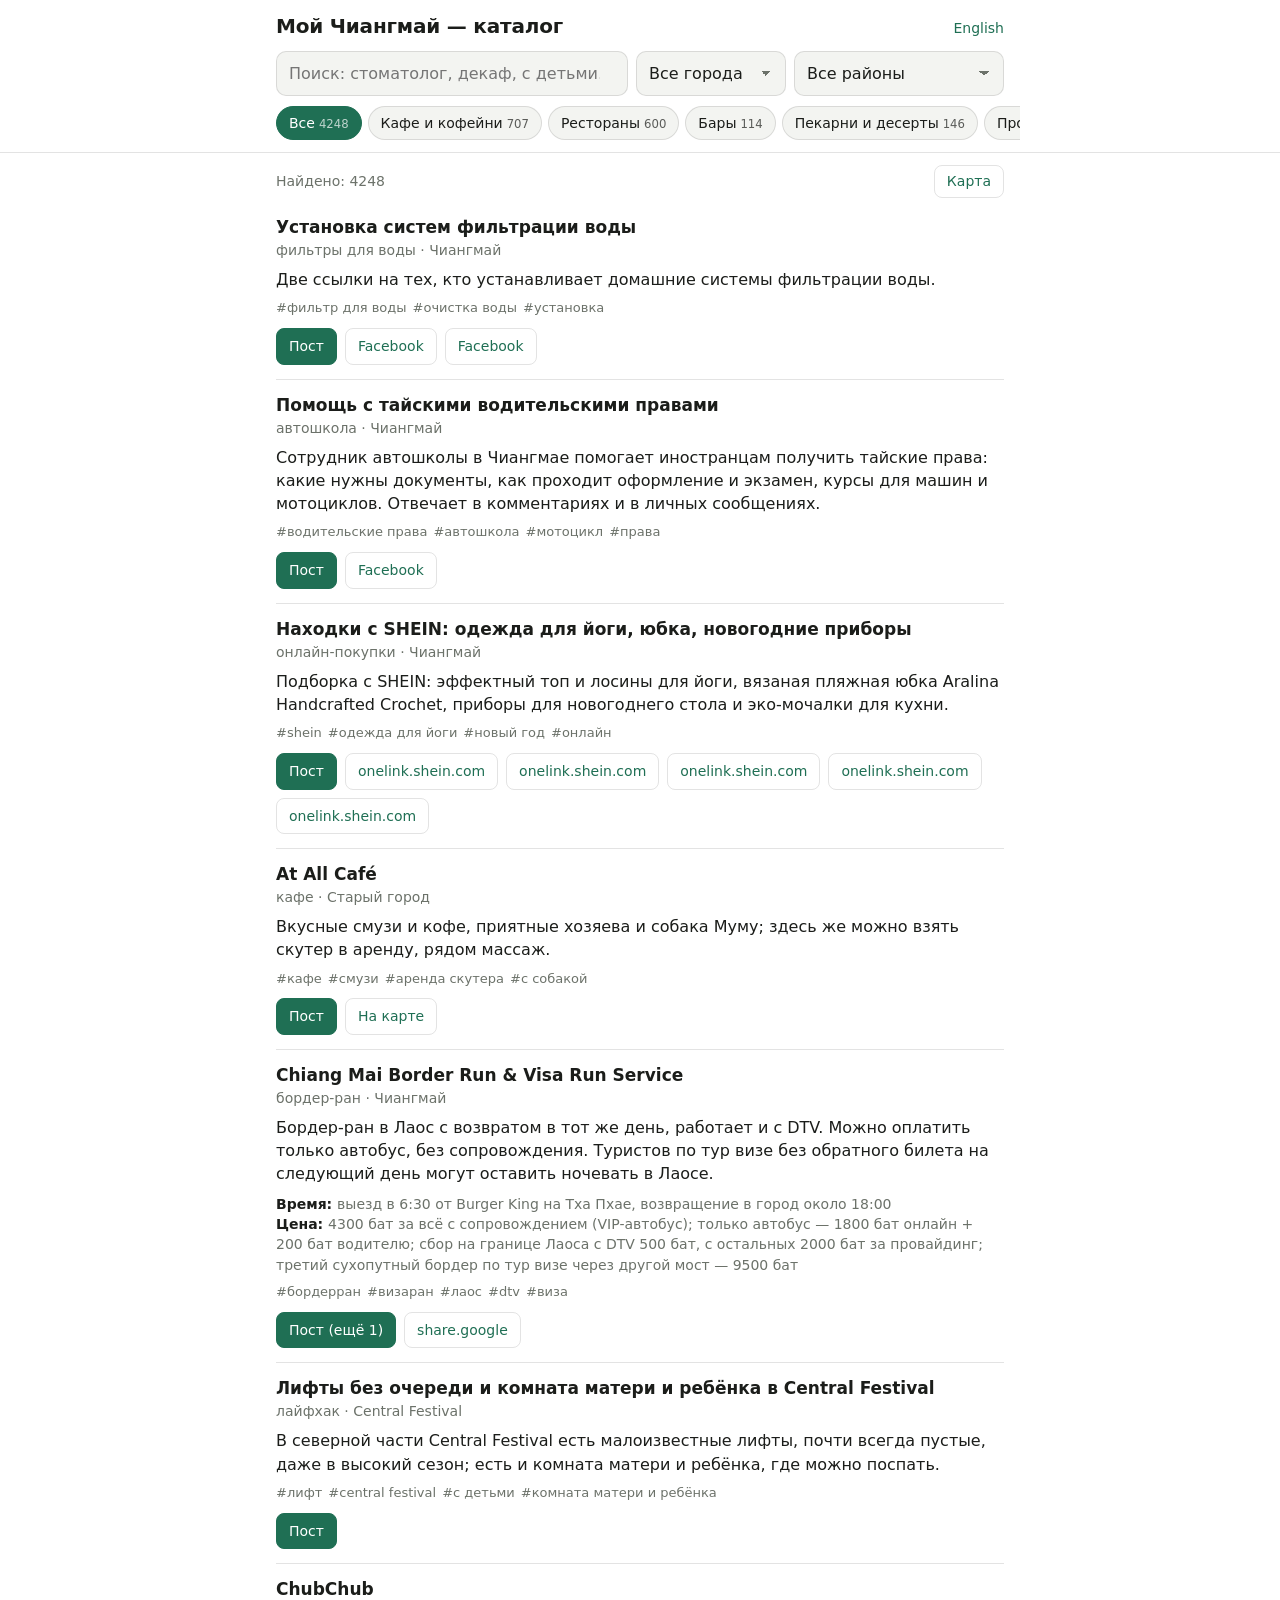
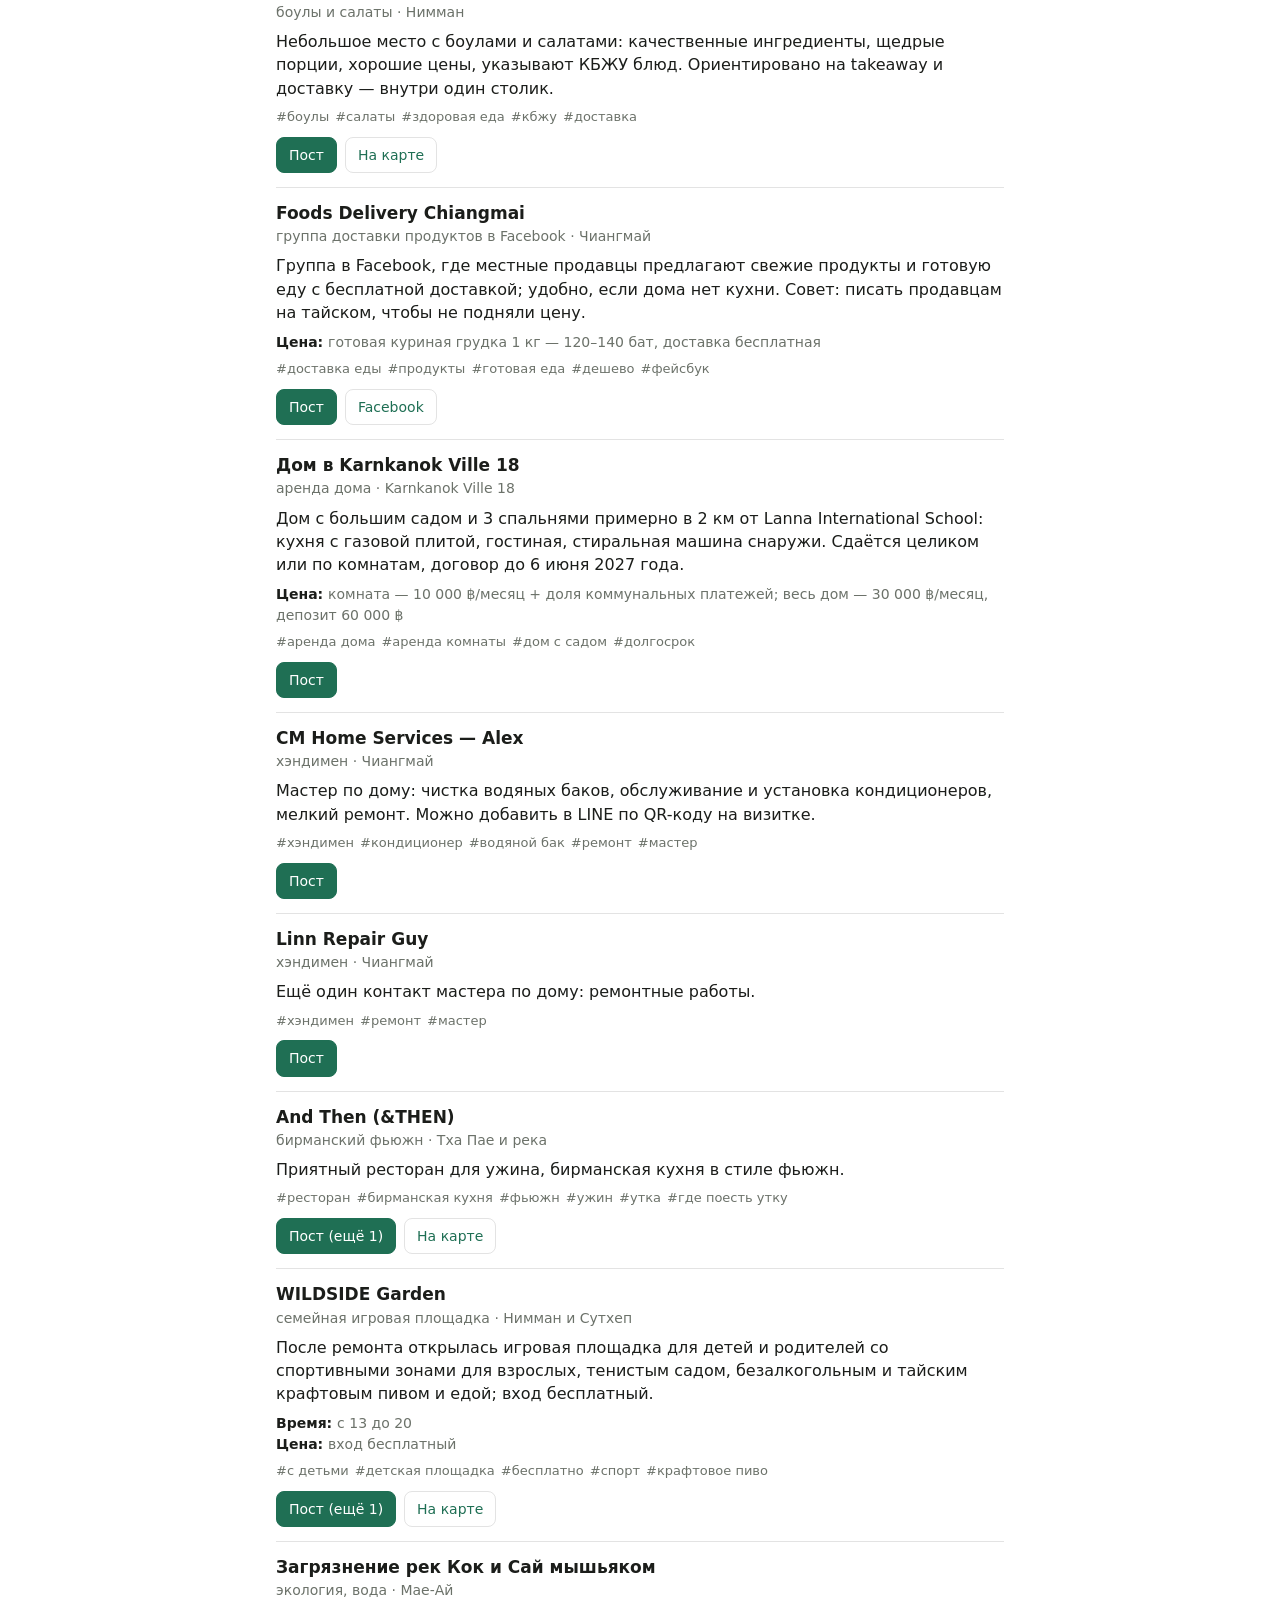
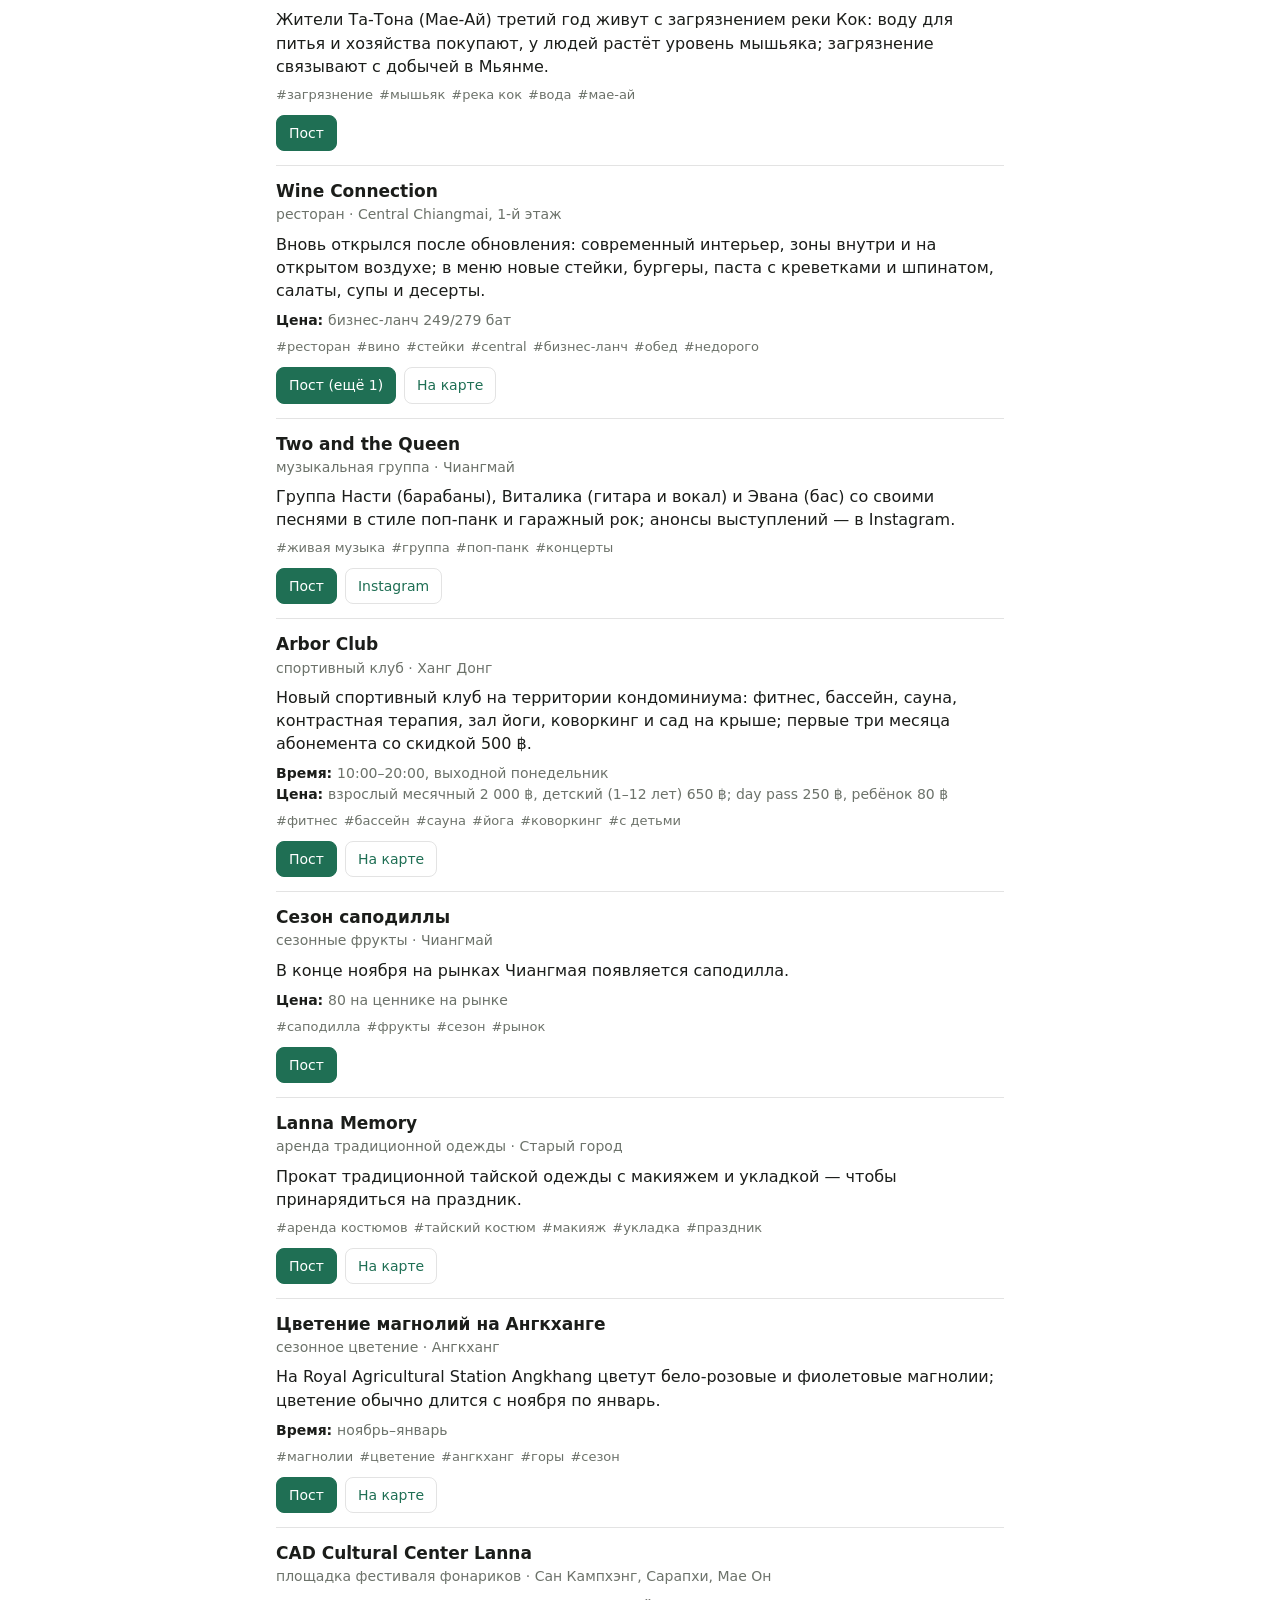
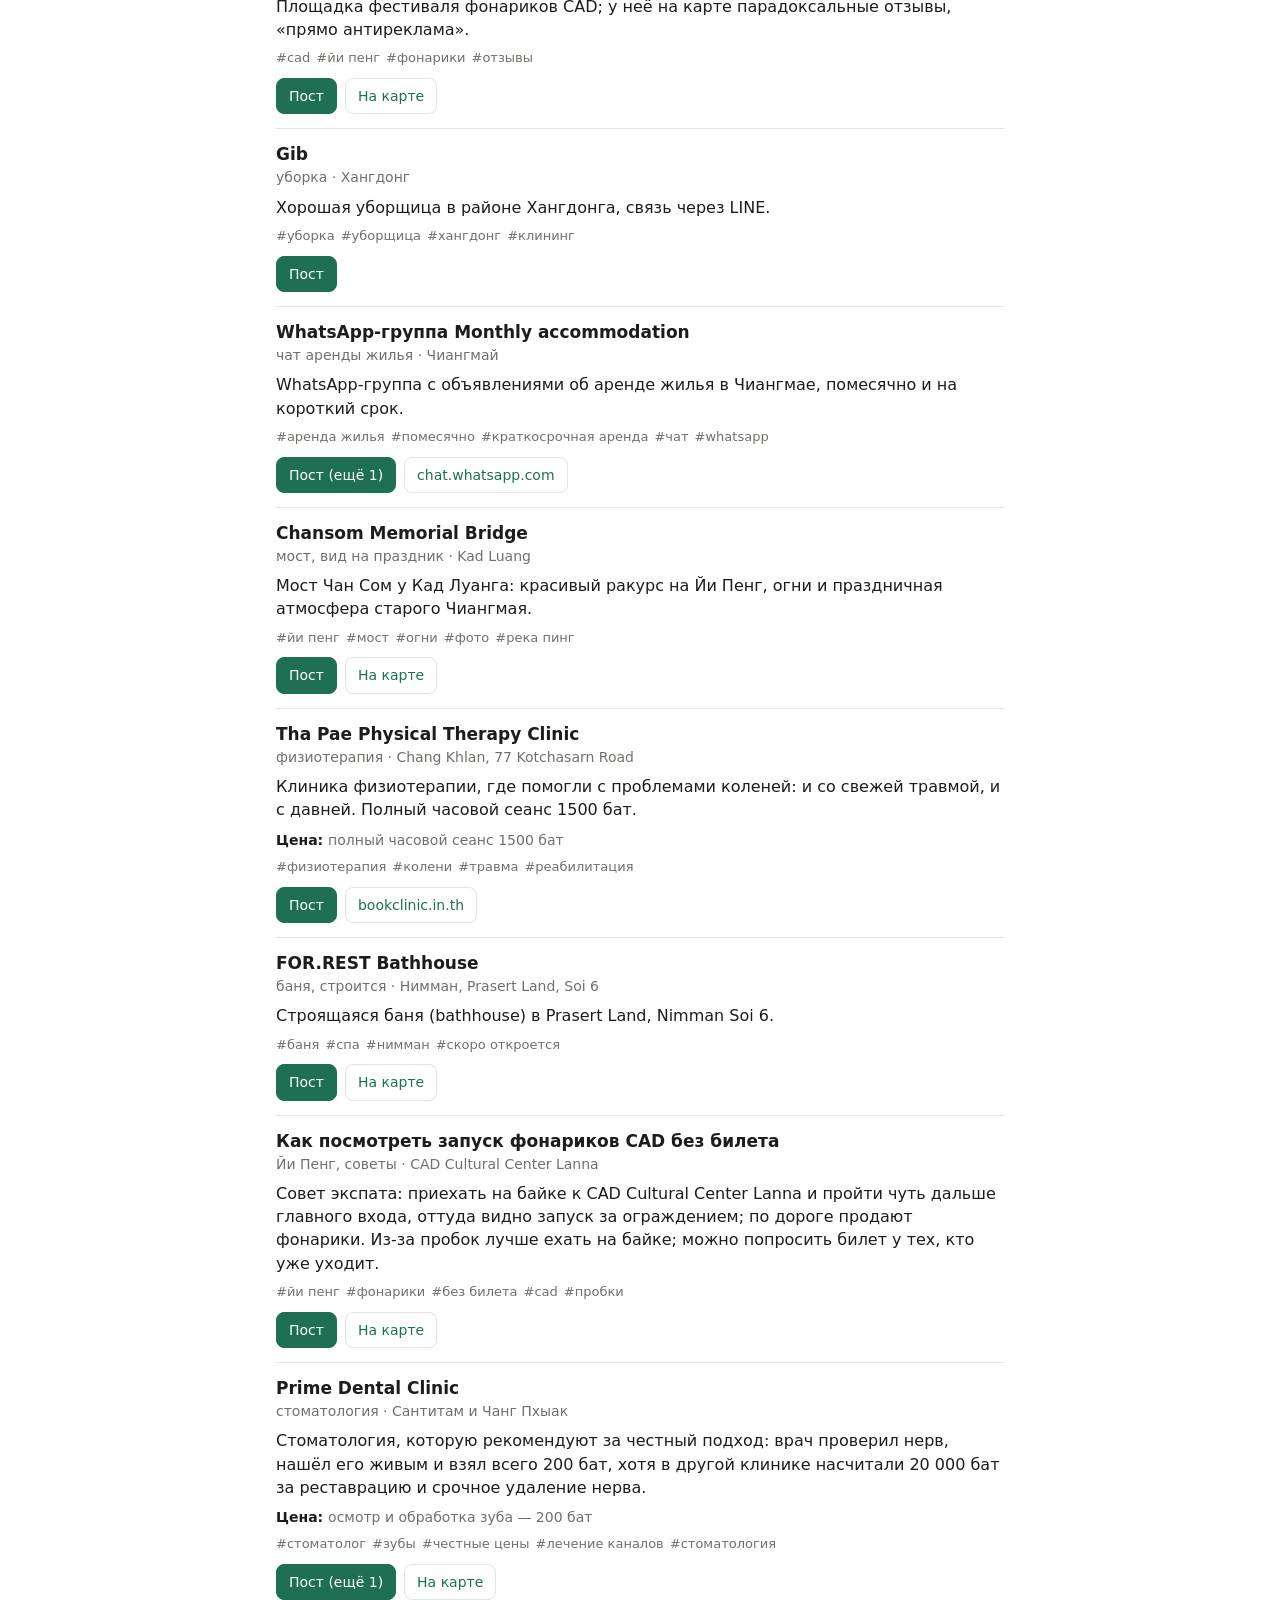
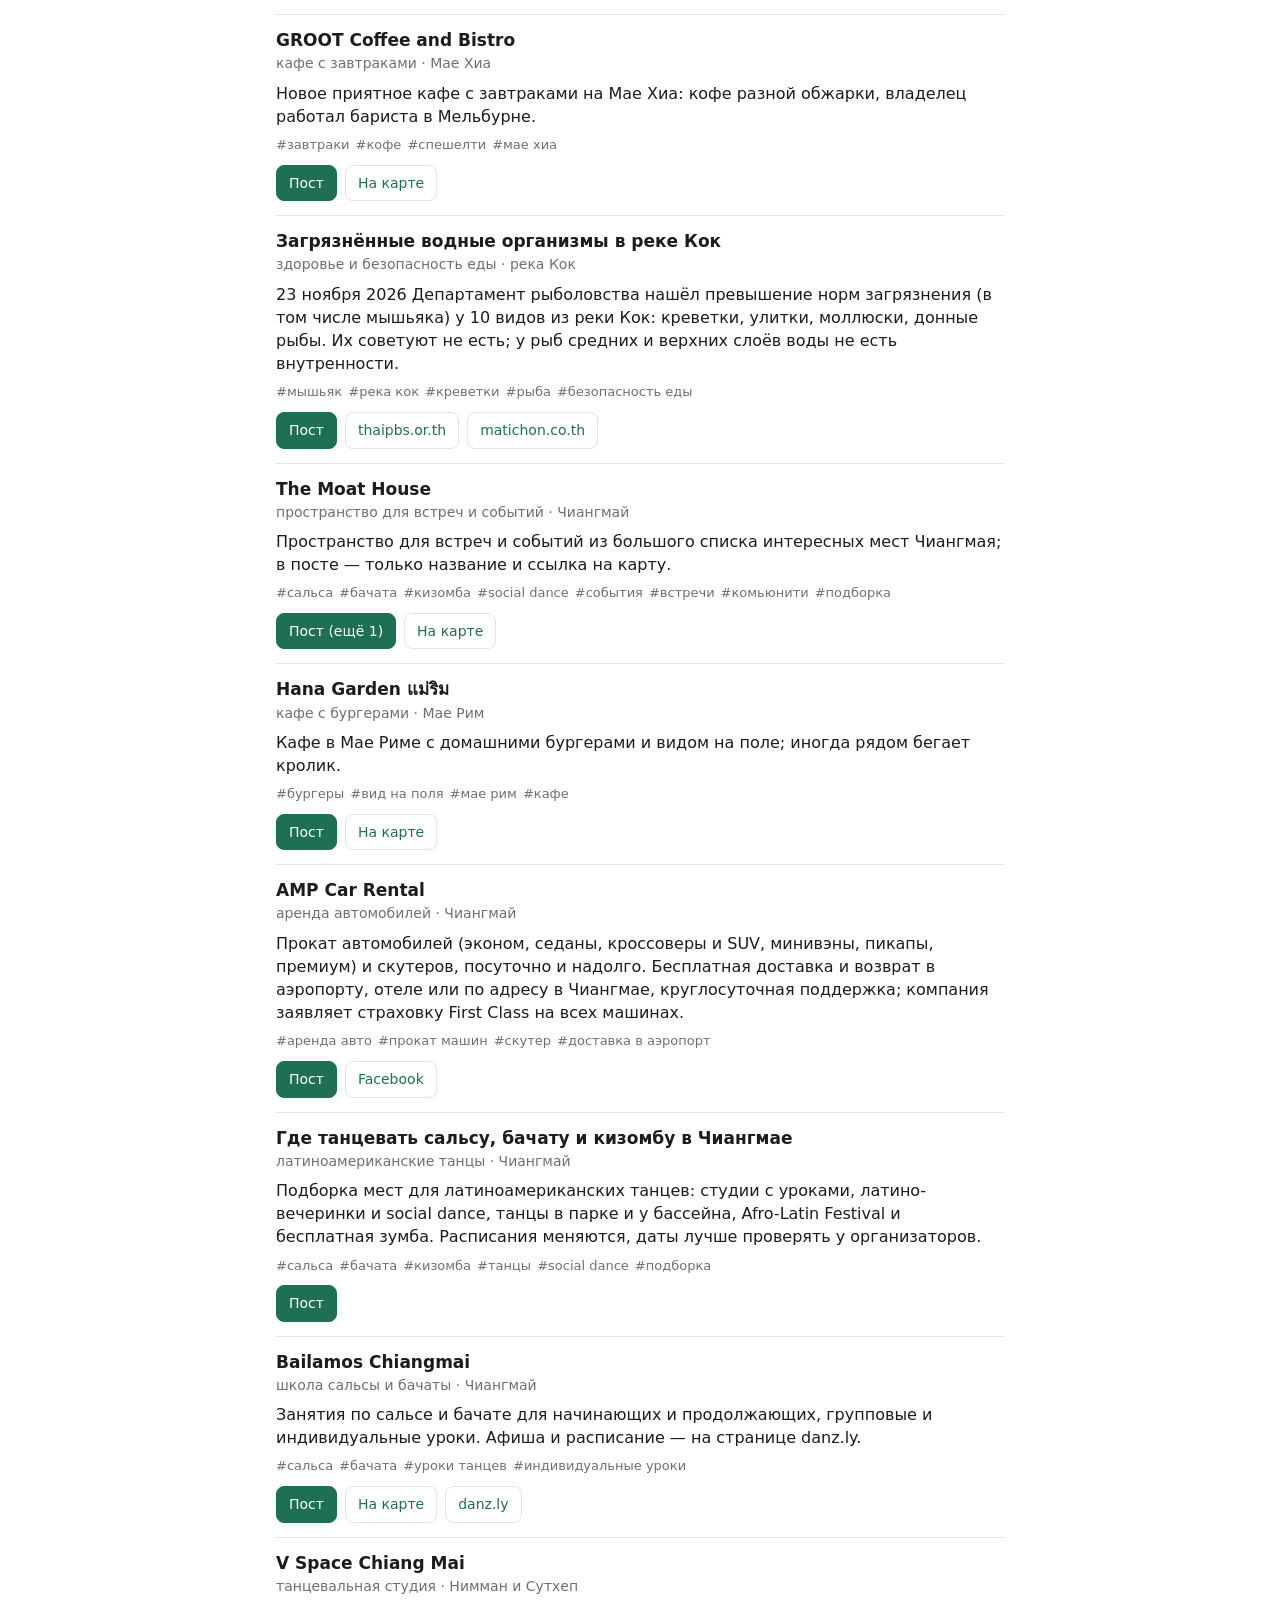
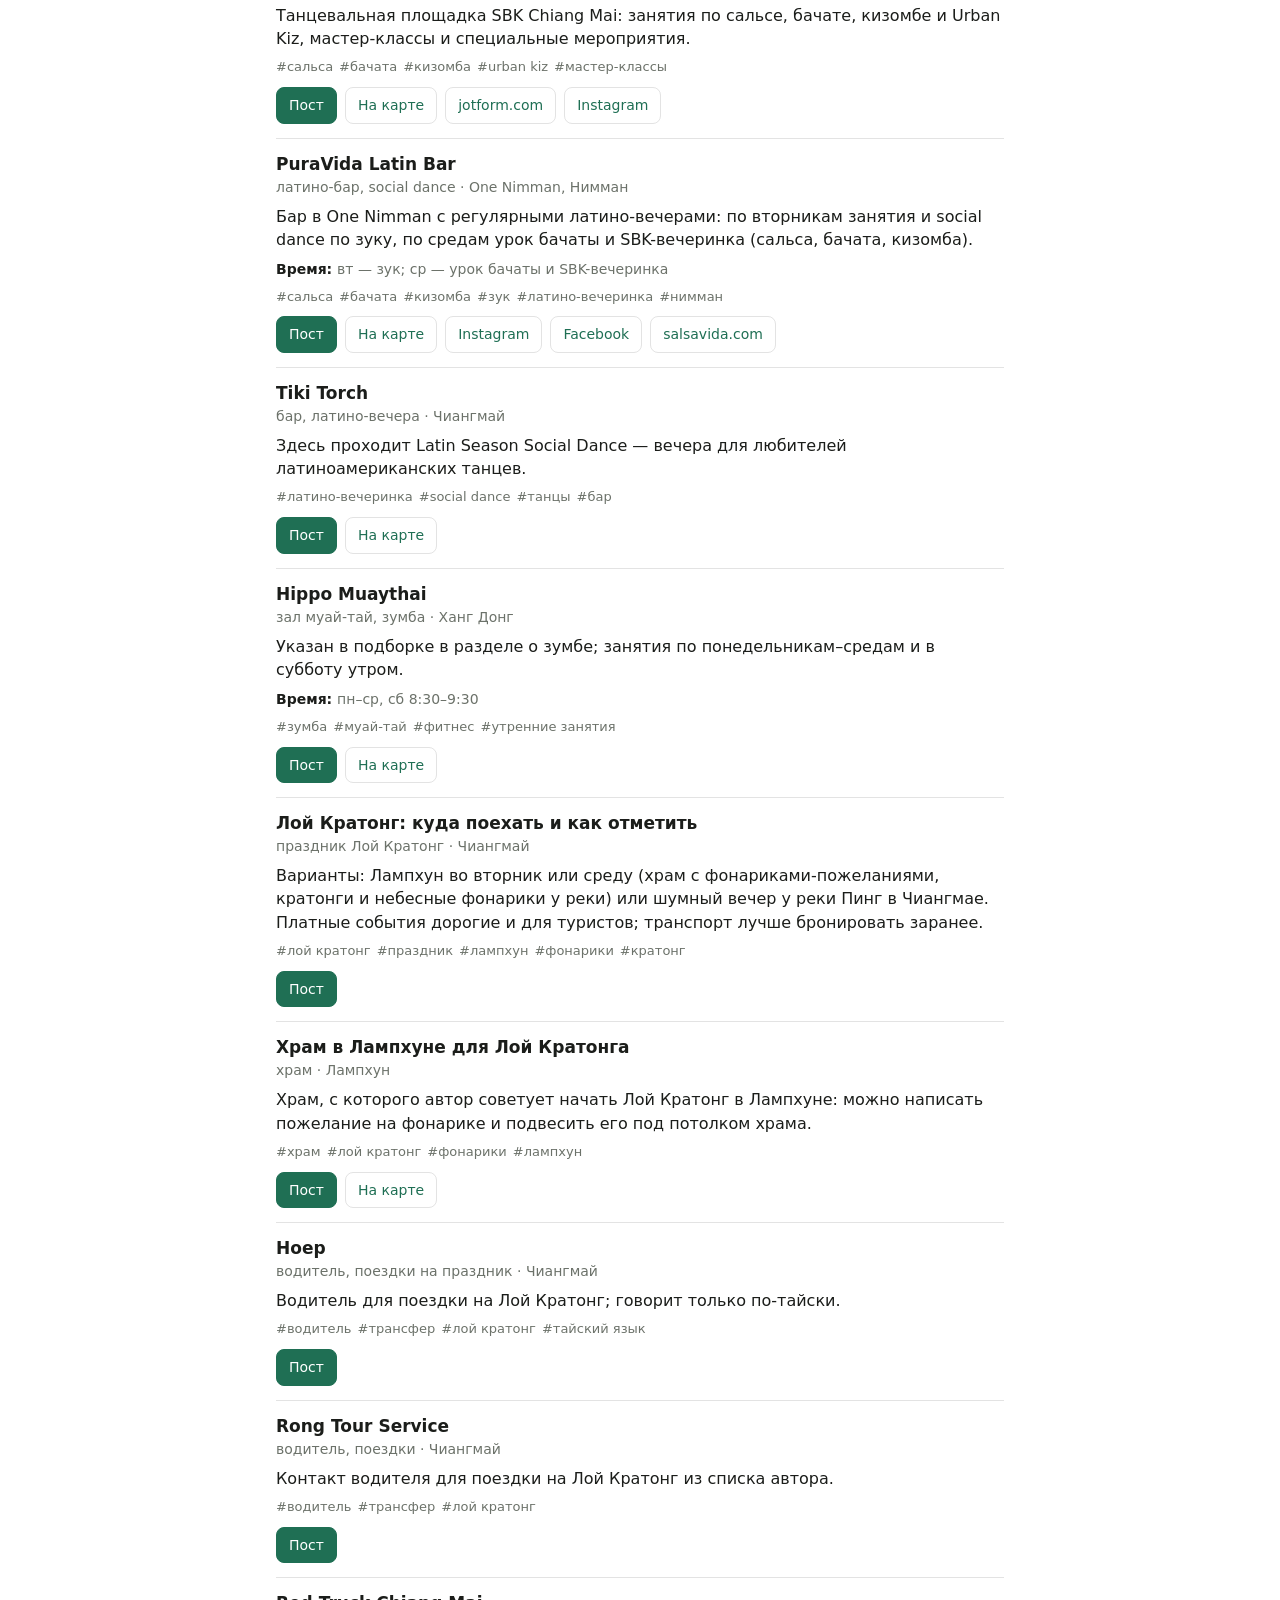
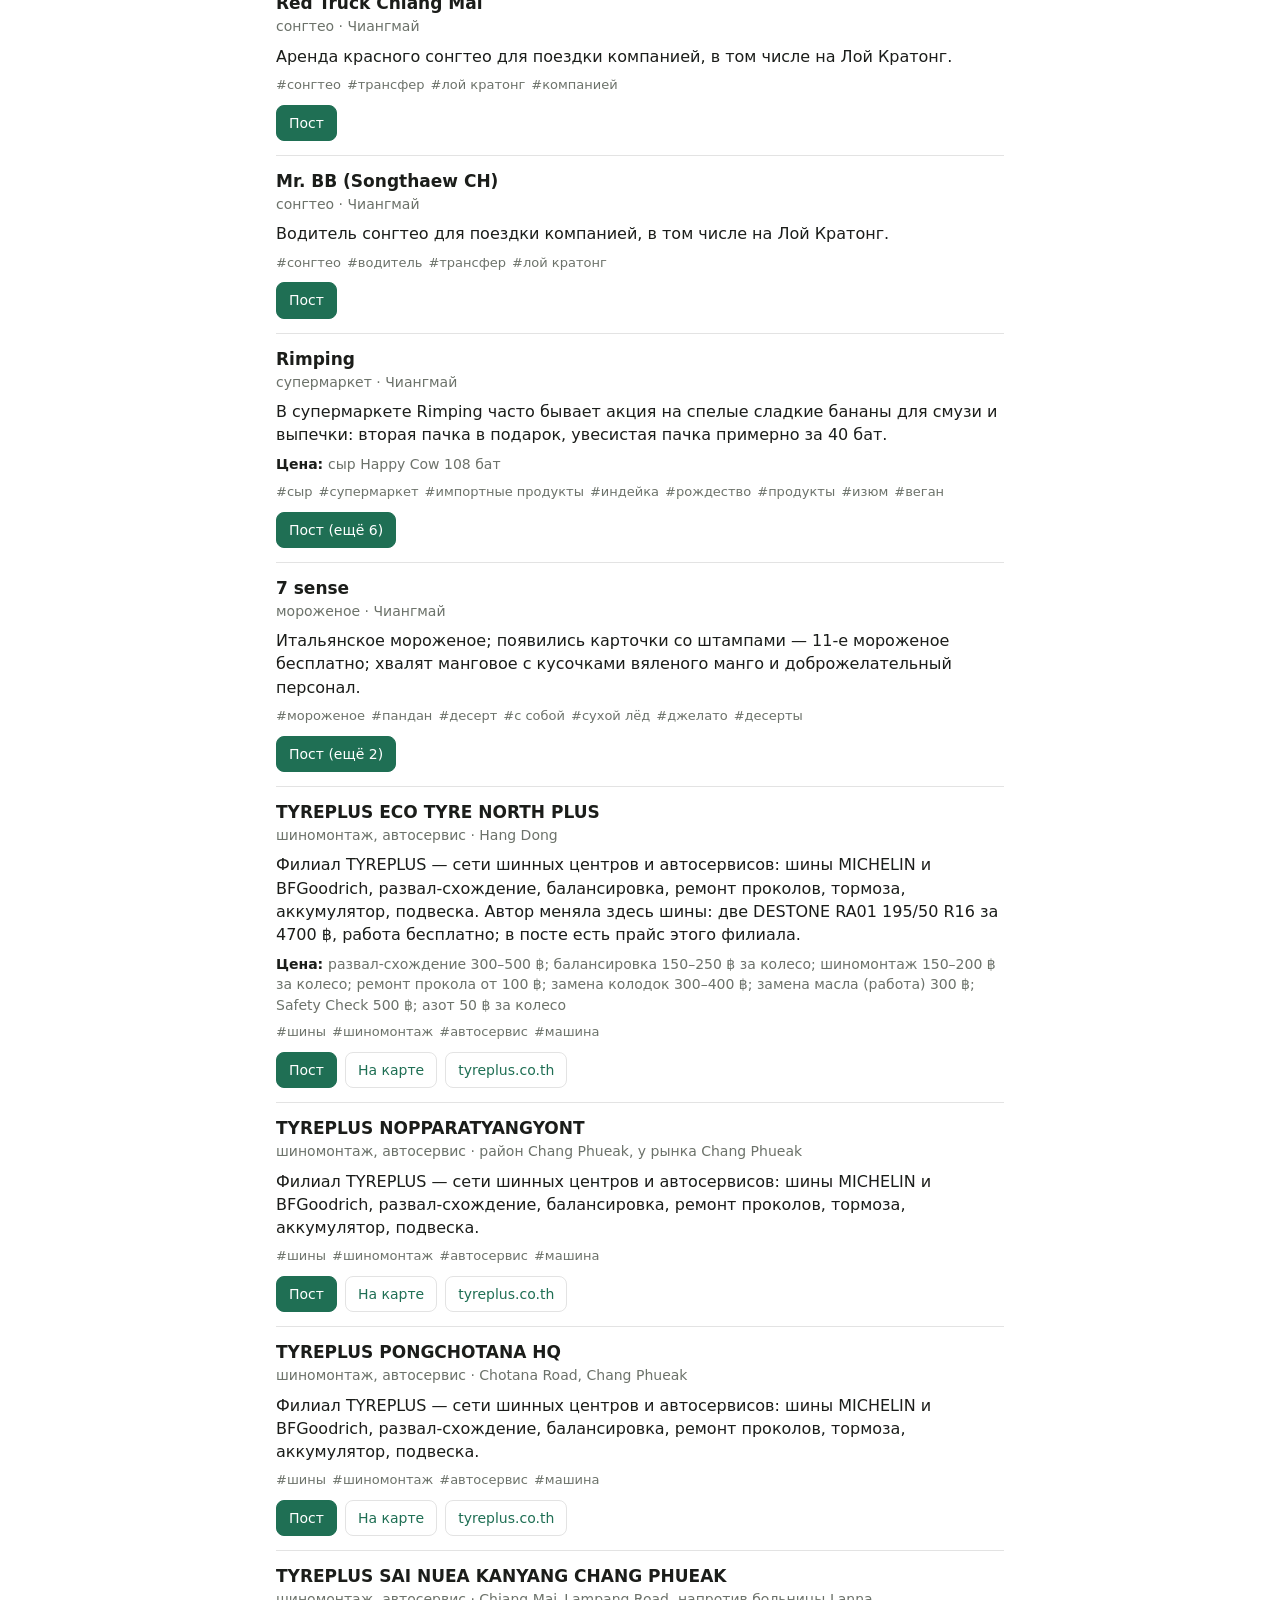
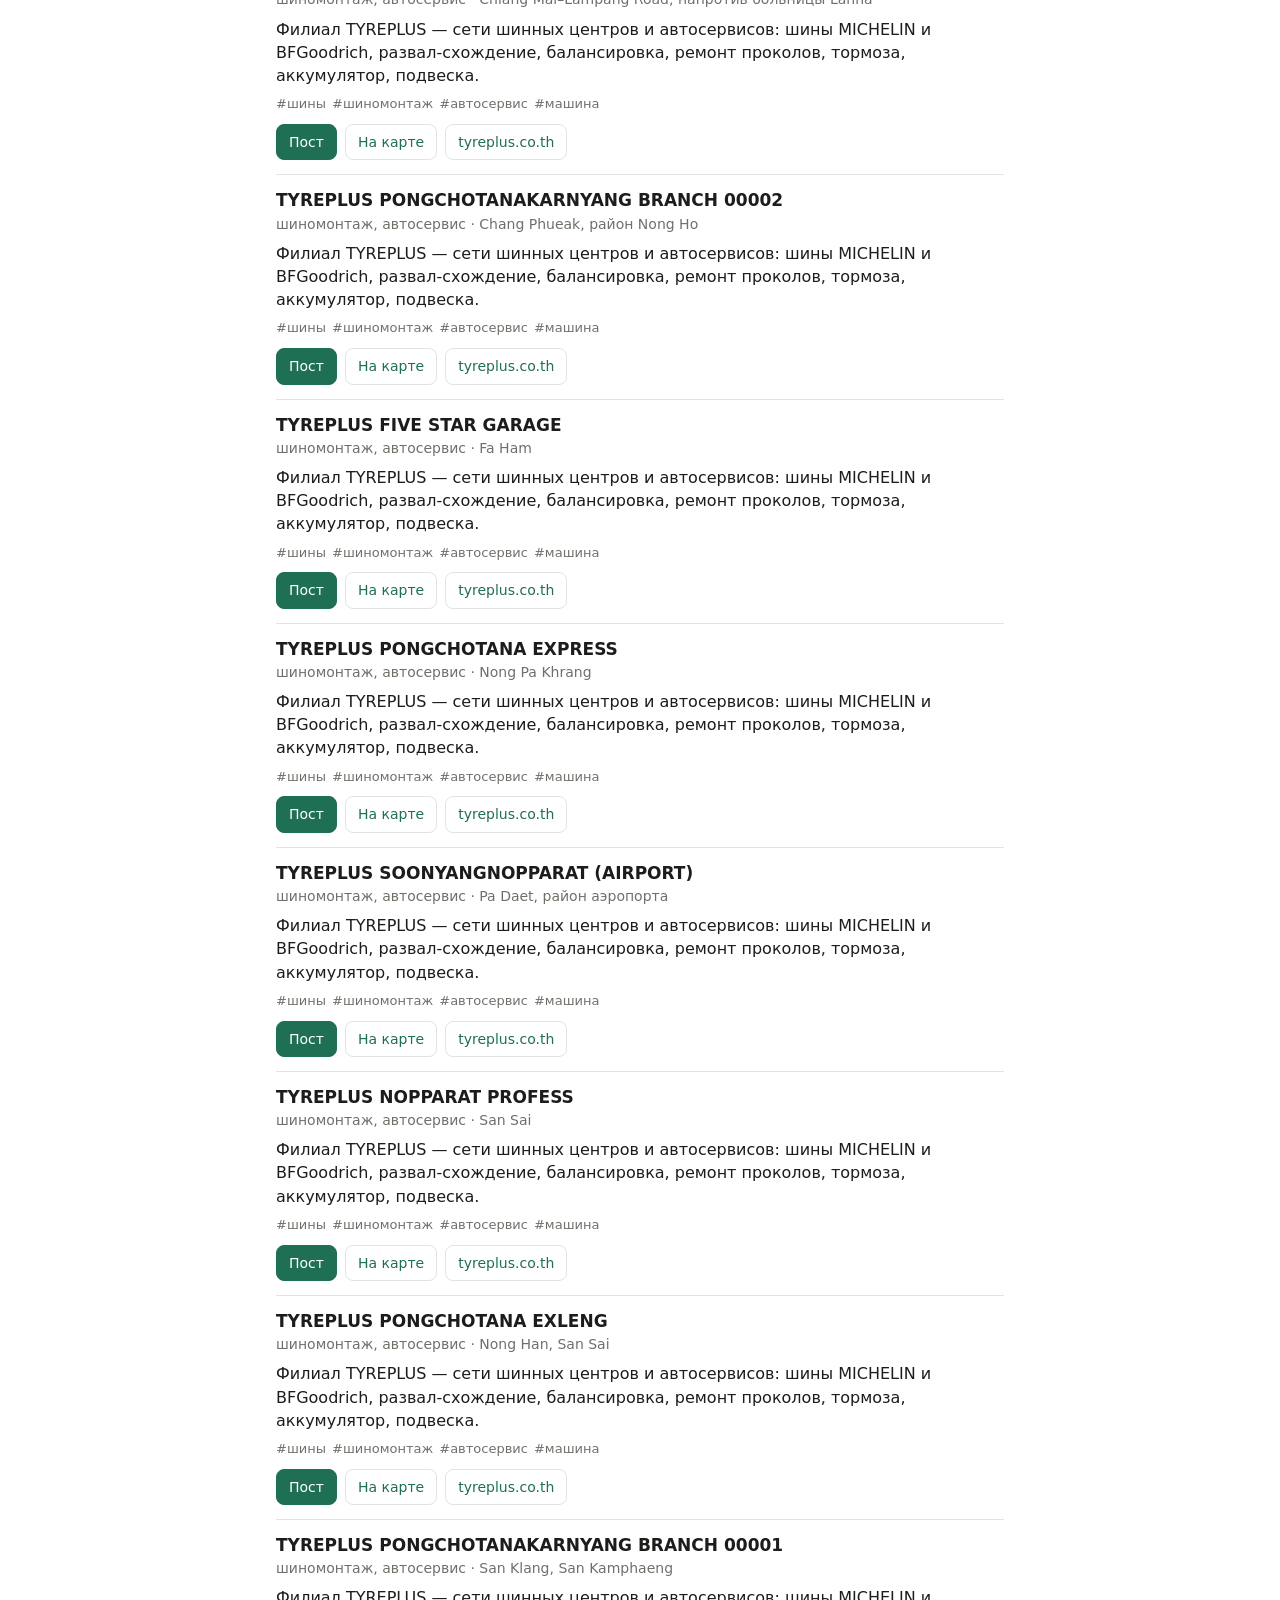
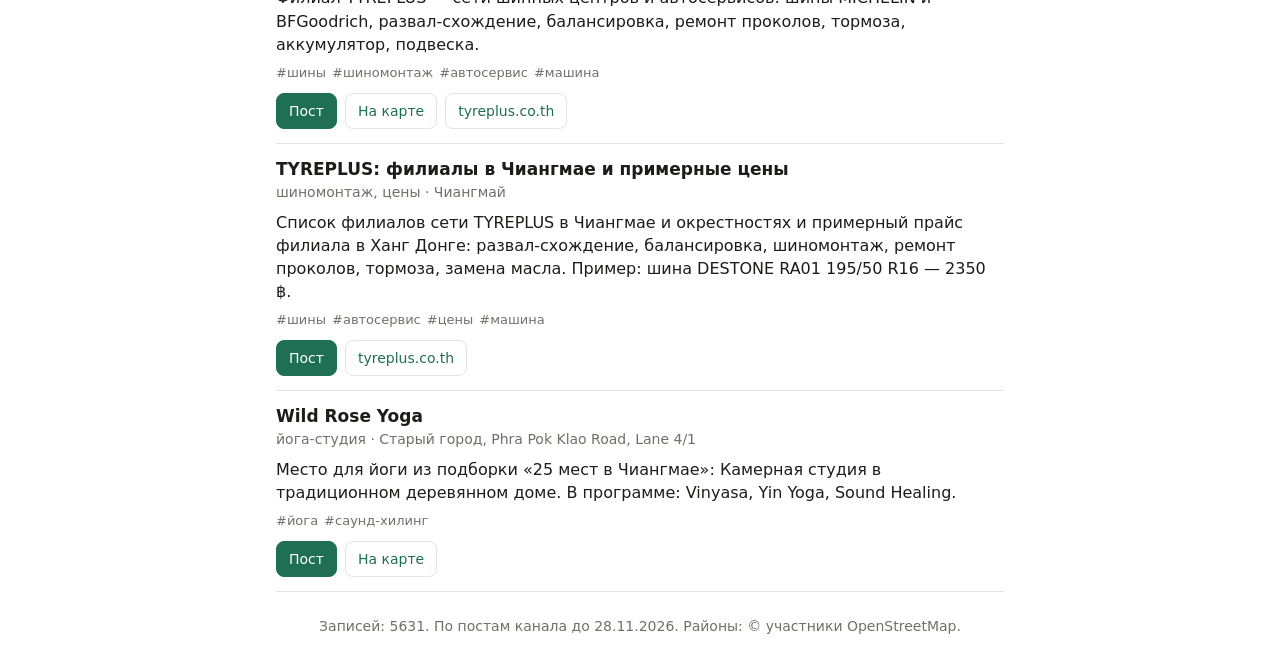
<file: docs/index.html>
<!doctype html>
<html lang="ru">
<head>
<meta charset="utf-8">
<meta name="viewport" content="width=device-width, initial-scale=1, viewport-fit=cover">
<title>Мой Чиангмай — каталог</title>
<meta name="description" content="Каталог мест, услуг и полезной информации о Чиангмае по материалам канала «Мой Чиангмай».">
<link rel="alternate" hreflang="en" href="en/">
<link rel="stylesheet" href="app.css?v=18">
<script src="https://telegram.org/js/telegram-web-app.js"></script>
</head>
<body>
<header class="top">
  <div class="wrap">
    <div class="title">
      <h1>Мой Чиангмай — каталог</h1>
      <a class="lang" id="lang" href="en/" hreflang="en" lang="en">English</a>
    </div>
    <div class="search" id="search">
      <input id="q" type="search" placeholder="Поиск: стоматолог, декаф, с детьми…" autocomplete="off" aria-label="Поиск по каталогу">
      <select id="city" aria-label="Город"></select>
      <select id="area" aria-label="Район" hidden></select>
    </div>
    <div class="chips" id="chips" role="group" aria-label="Рубрики"></div>
  </div>
</header>
<main class="wrap">
  <div class="meta">
    <span id="count" aria-live="polite"></span>
    <span class="side">
      <label id="pastWrap" hidden><input type="checkbox" id="past"> прошедшие события</label>
      <button id="mapBtn" class="btn" type="button" aria-pressed="false" hidden></button>
    </span>
  </div>
  <div id="mapview" hidden><div id="map"></div><div id="sheet" hidden></div></div>
  <div id="list"></div>
  <div id="more"></div>
  <div class="foot" id="foot"></div>
</main>
<noscript><p class="wrap">Для работы каталога нужен JavaScript.</p></noscript>
<script>window.SITE = { lang: 'ru', data: 'catalog.json', other: 'en/' };</script>
<script src="app.js?v=18"></script>
</body>
</html>
</file>
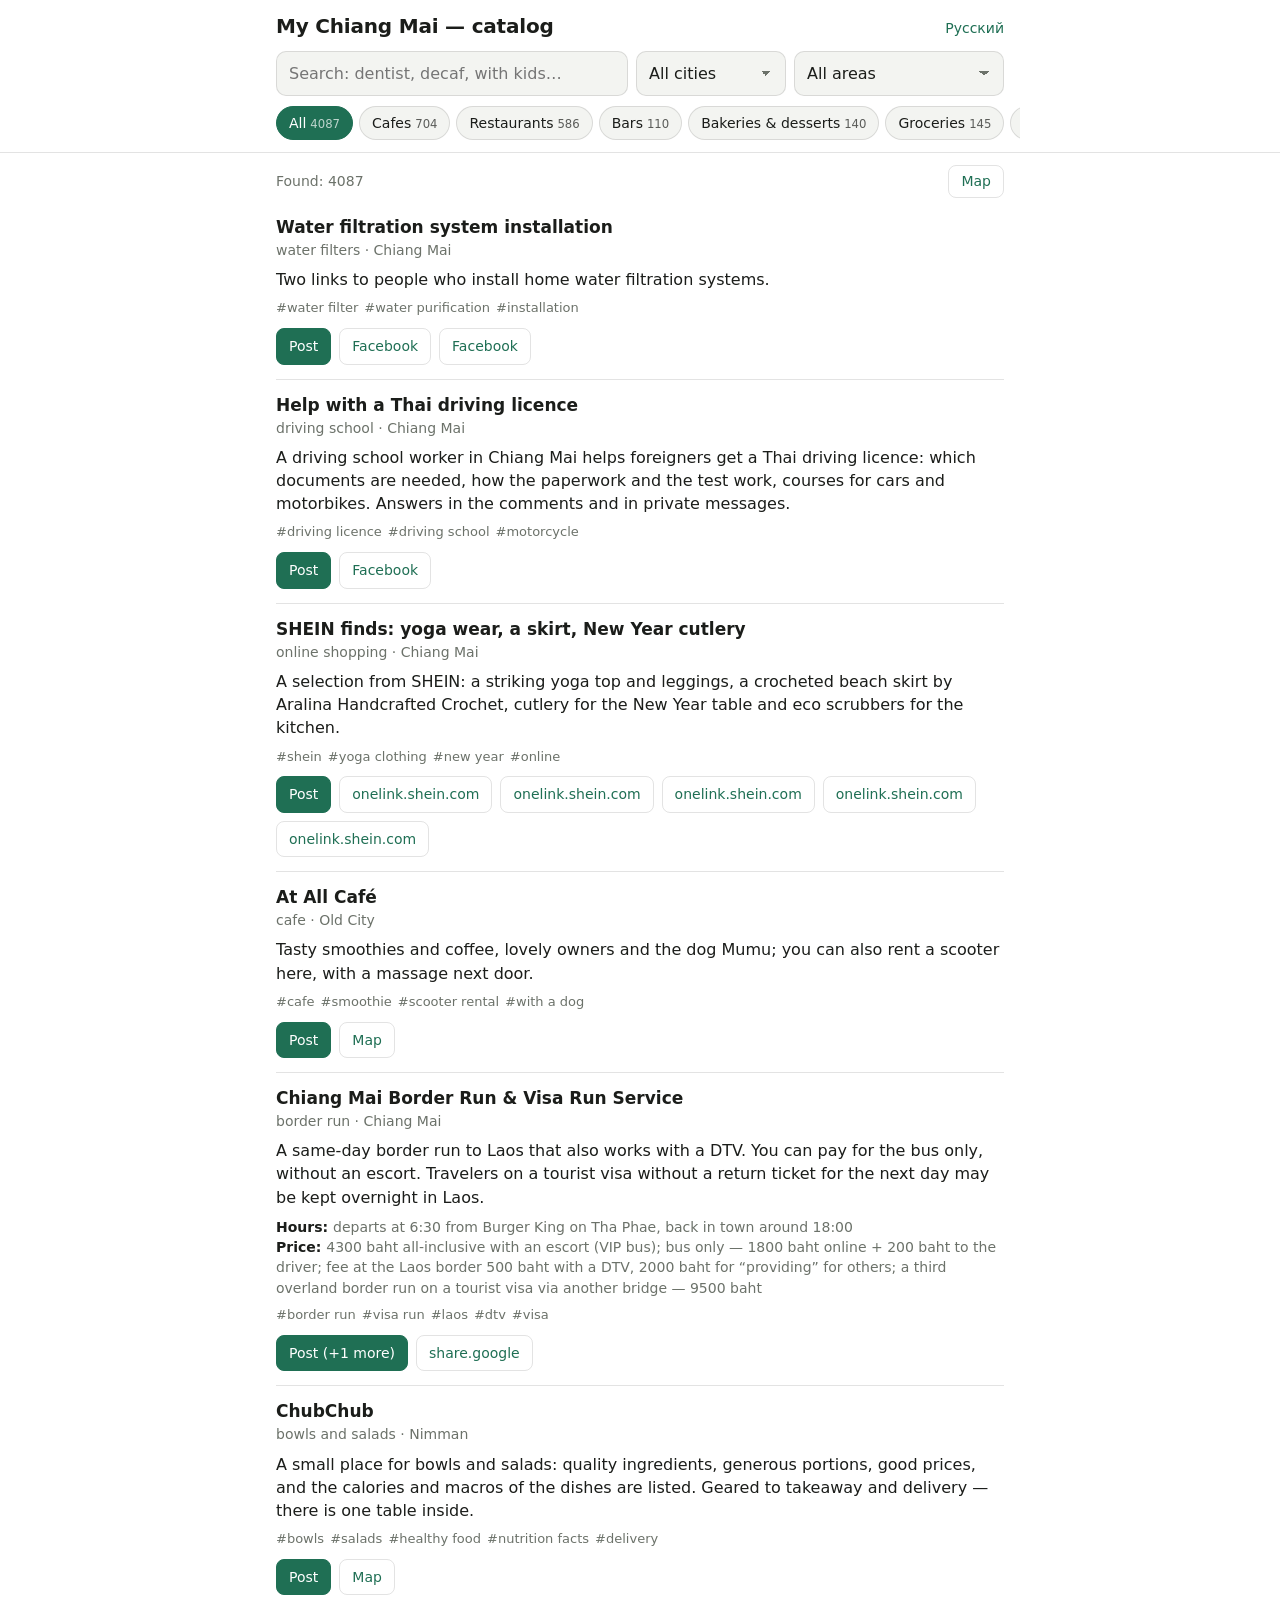
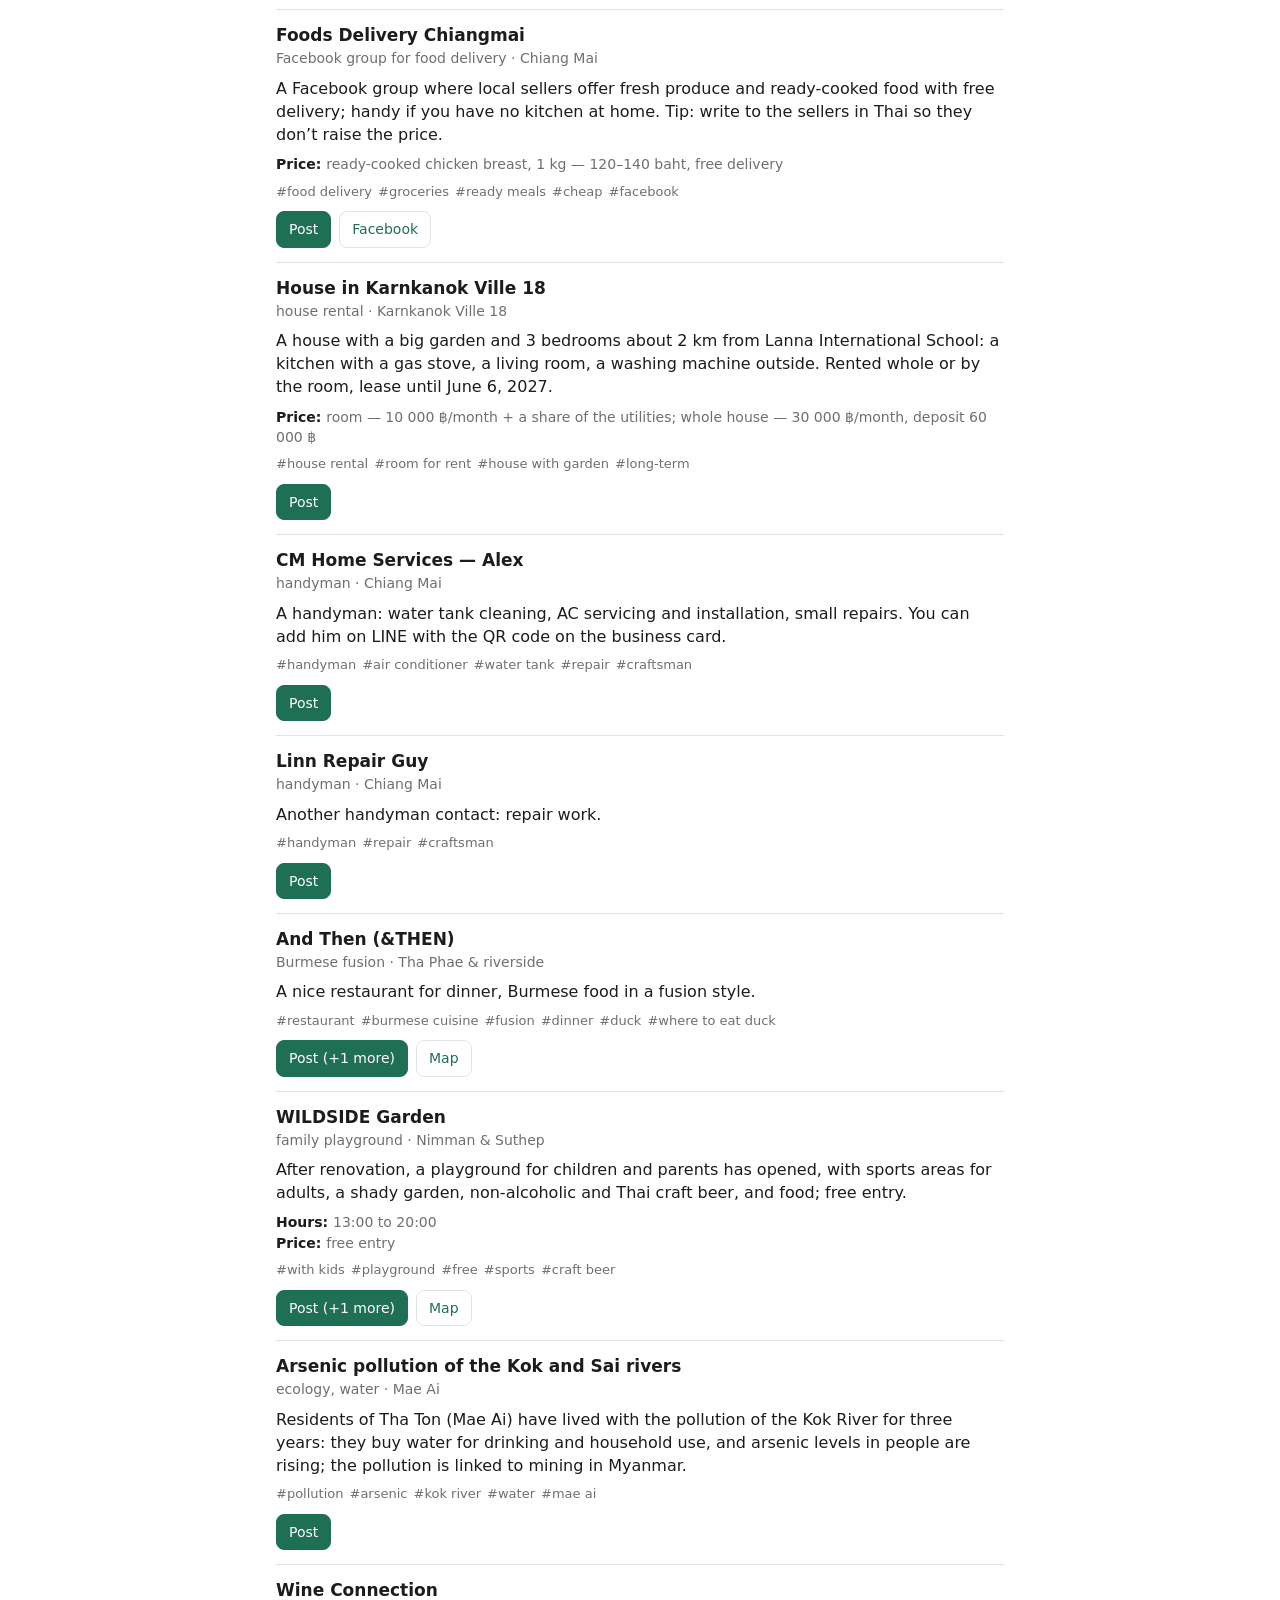
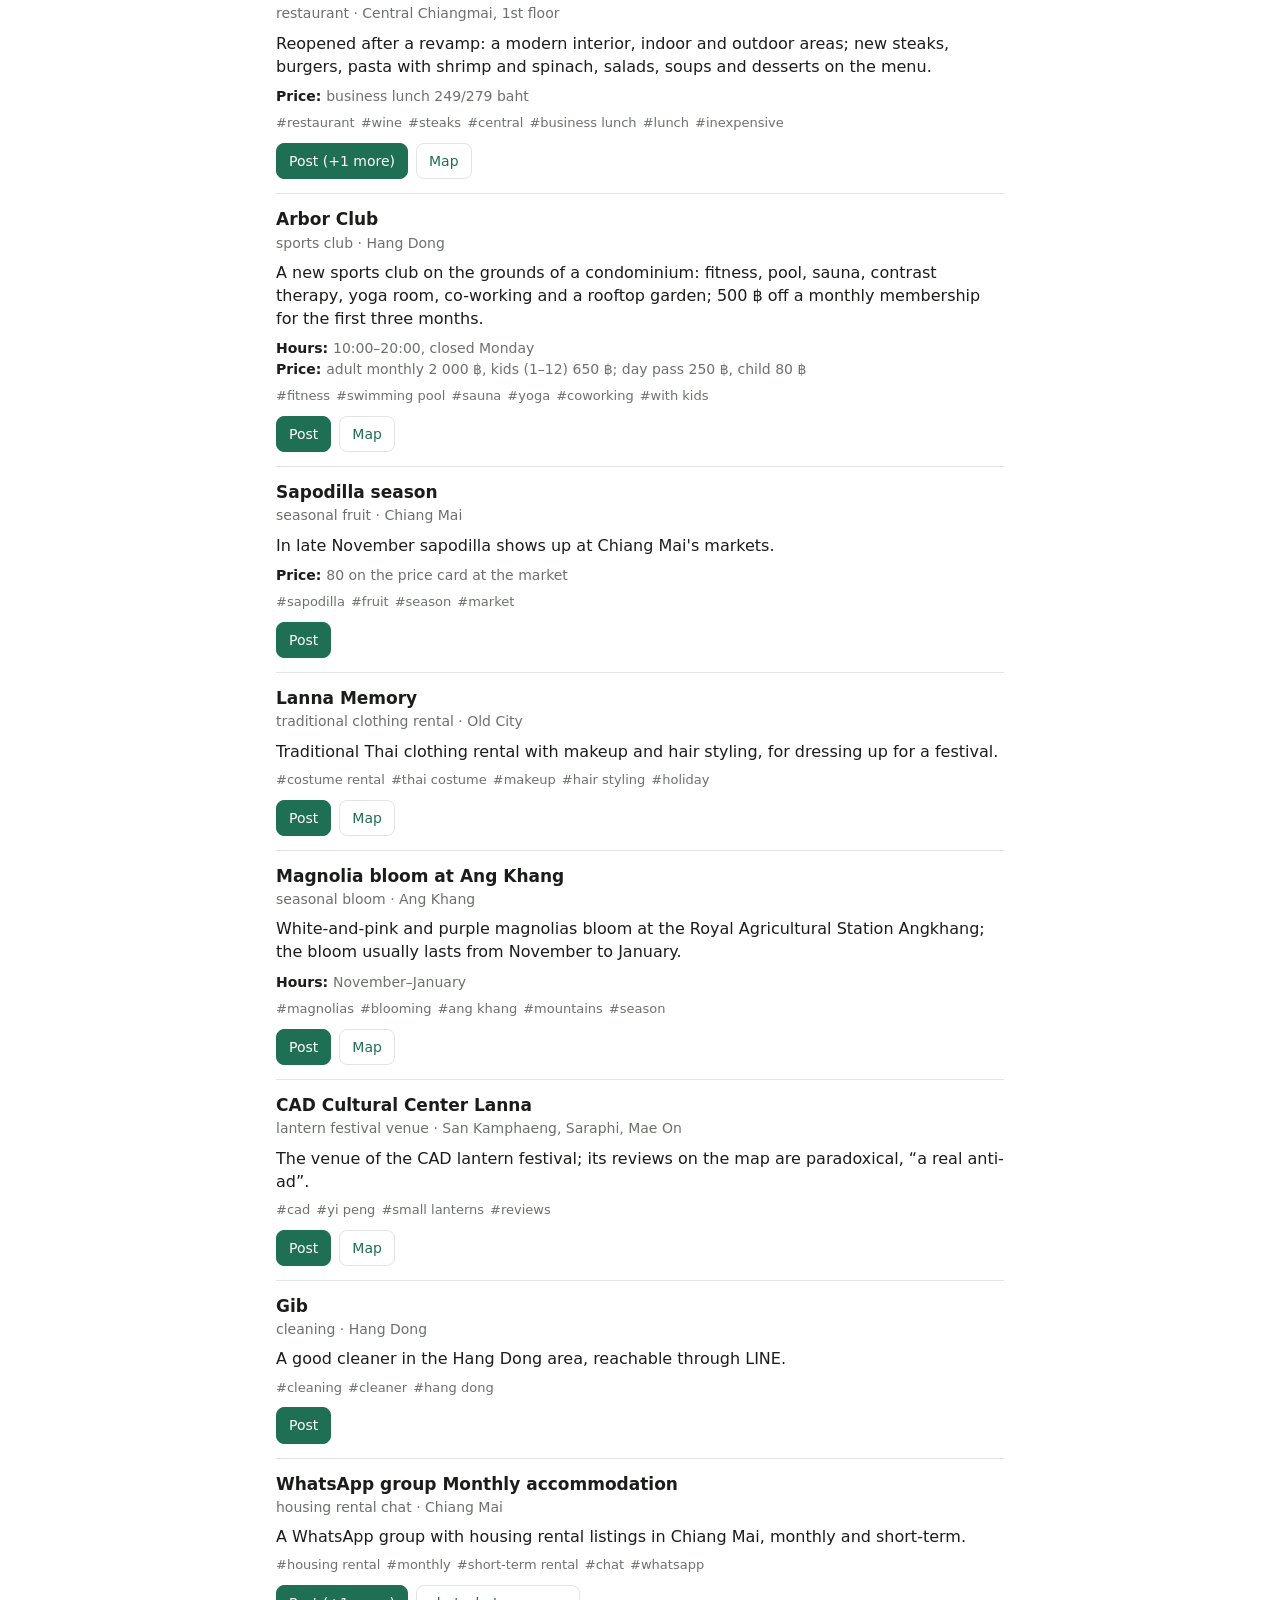
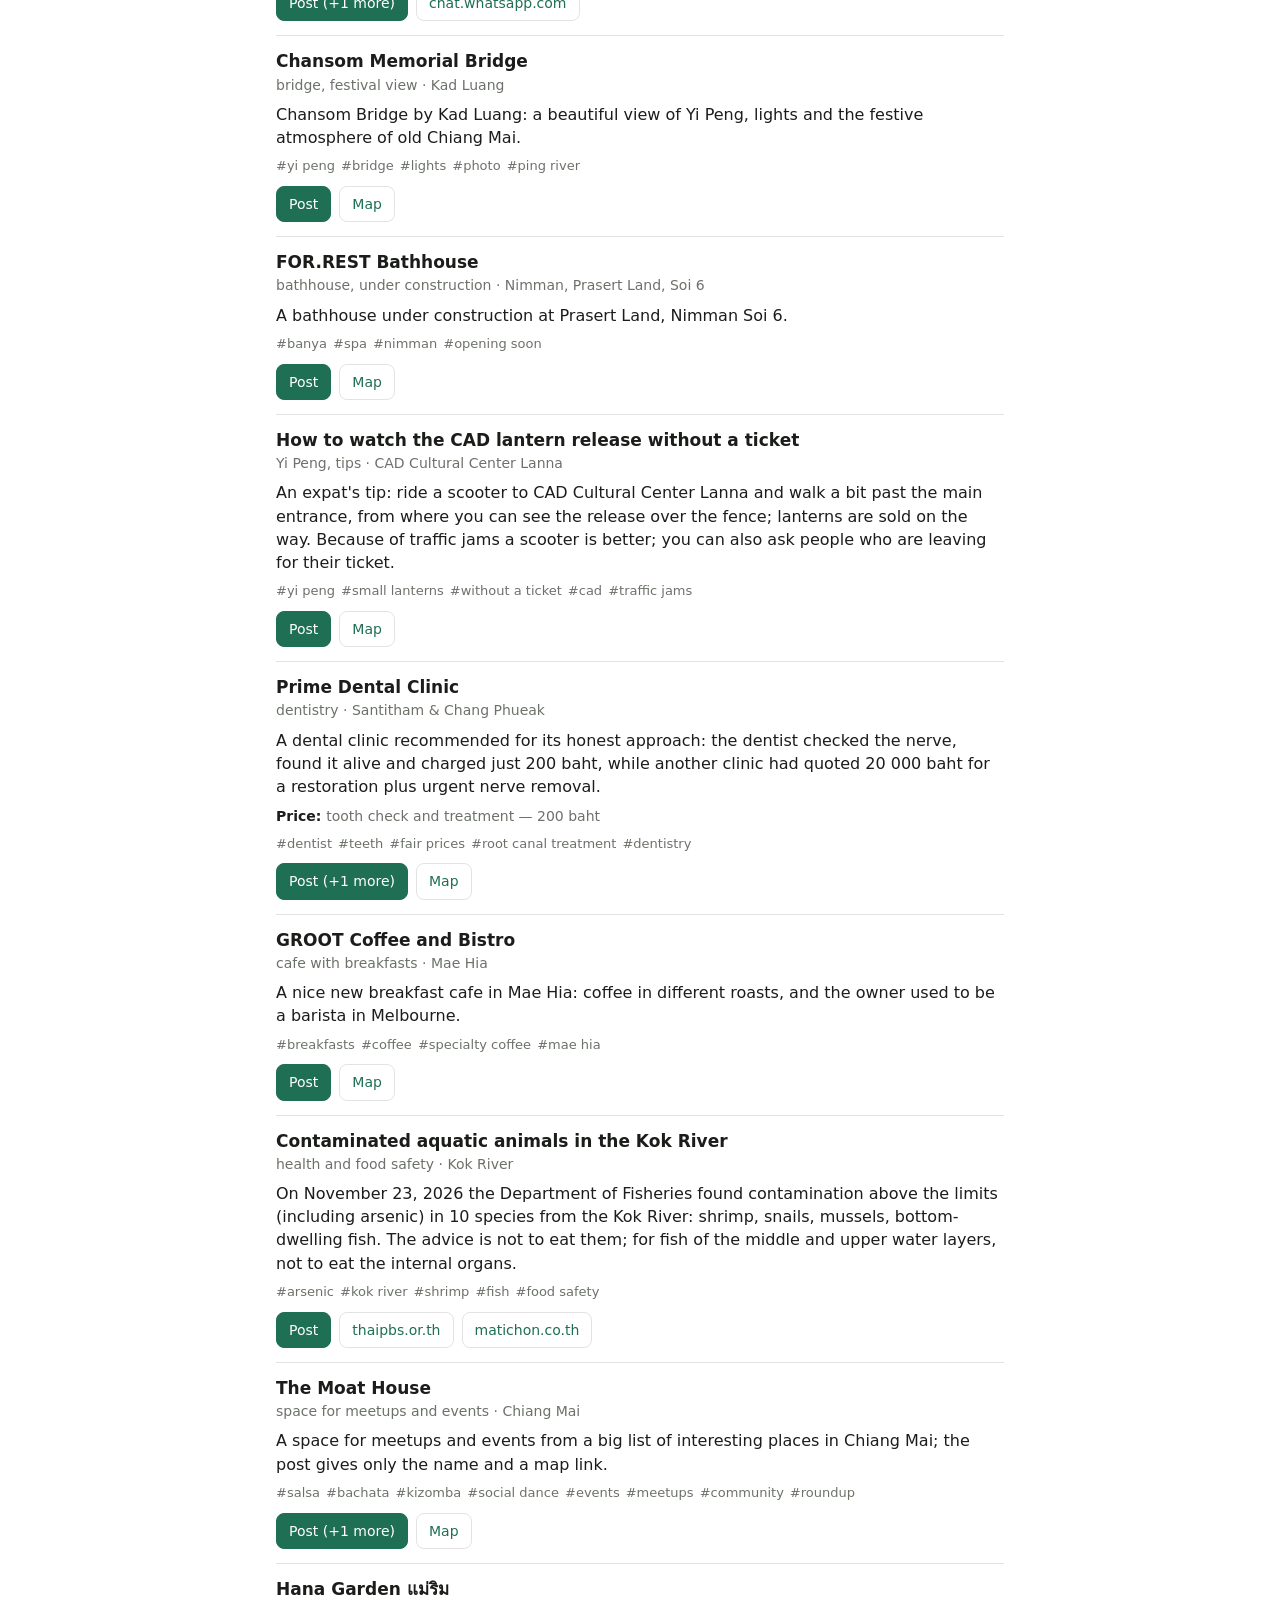
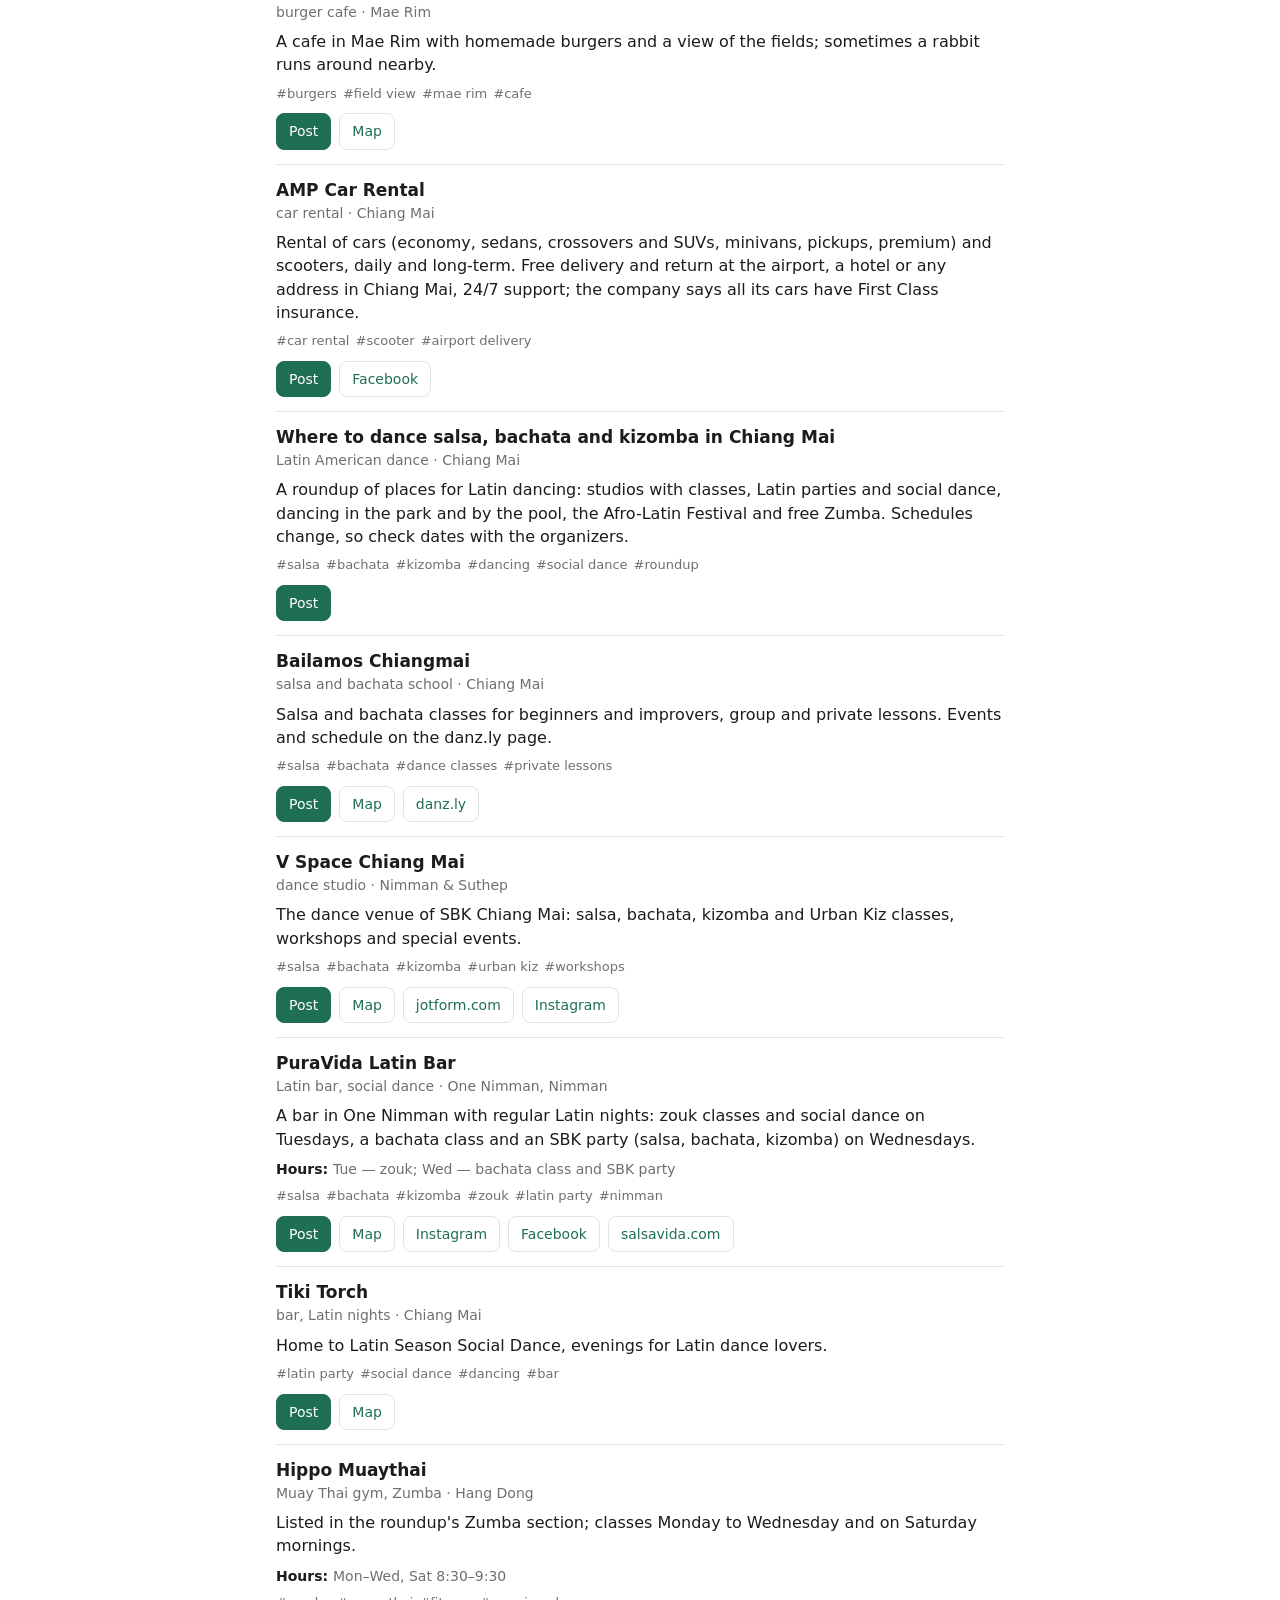
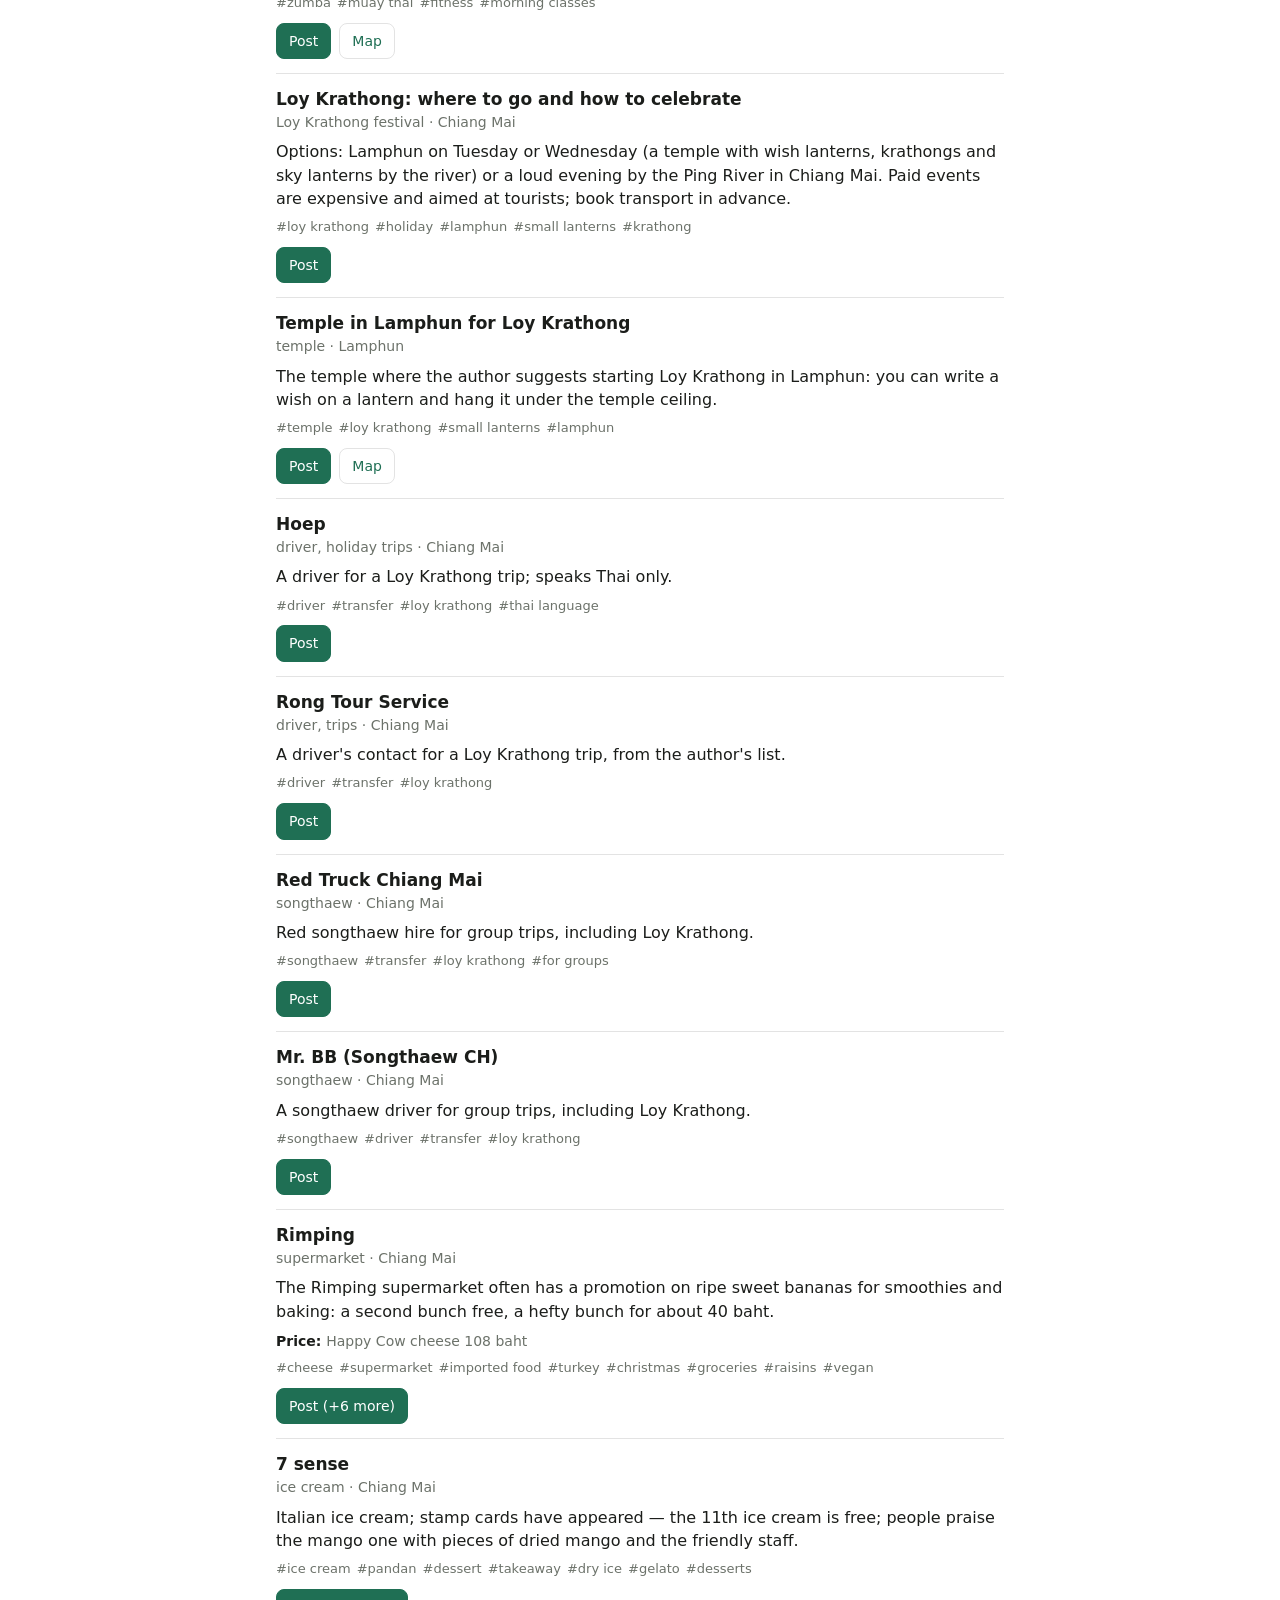
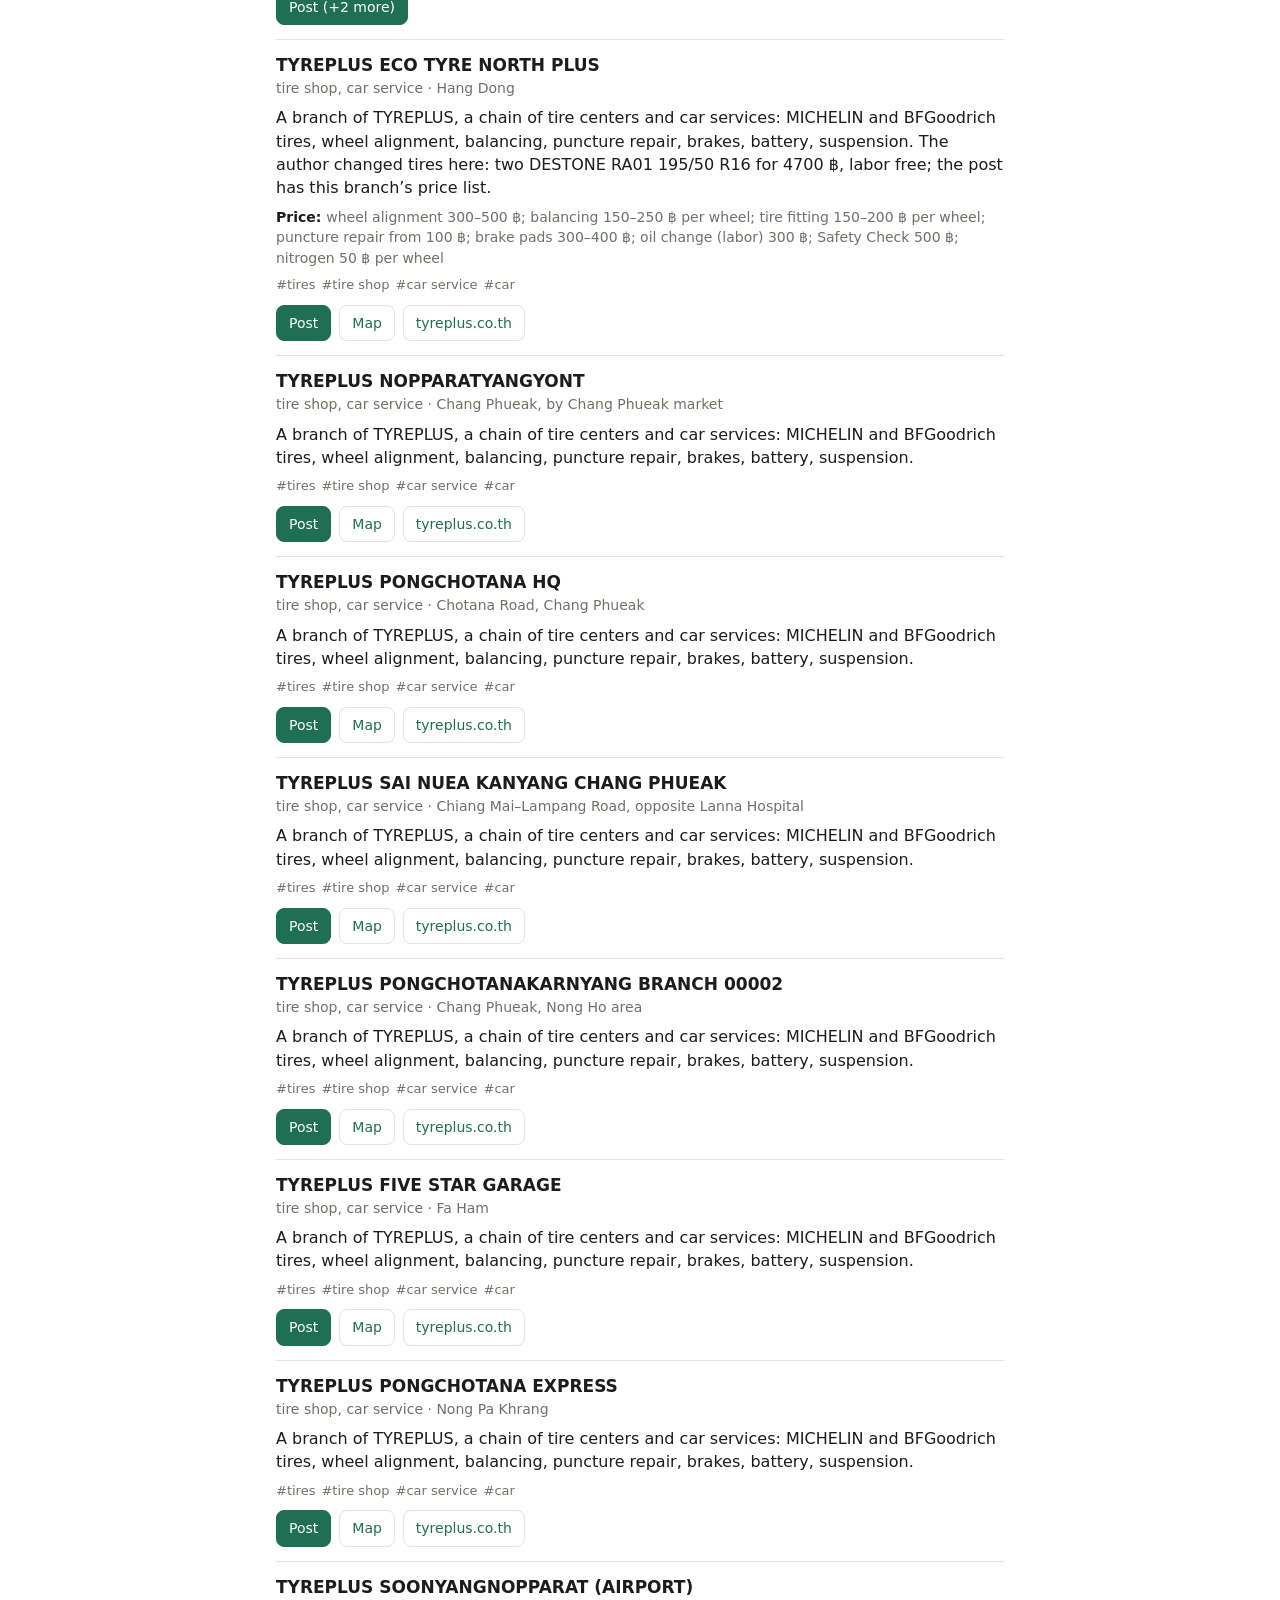
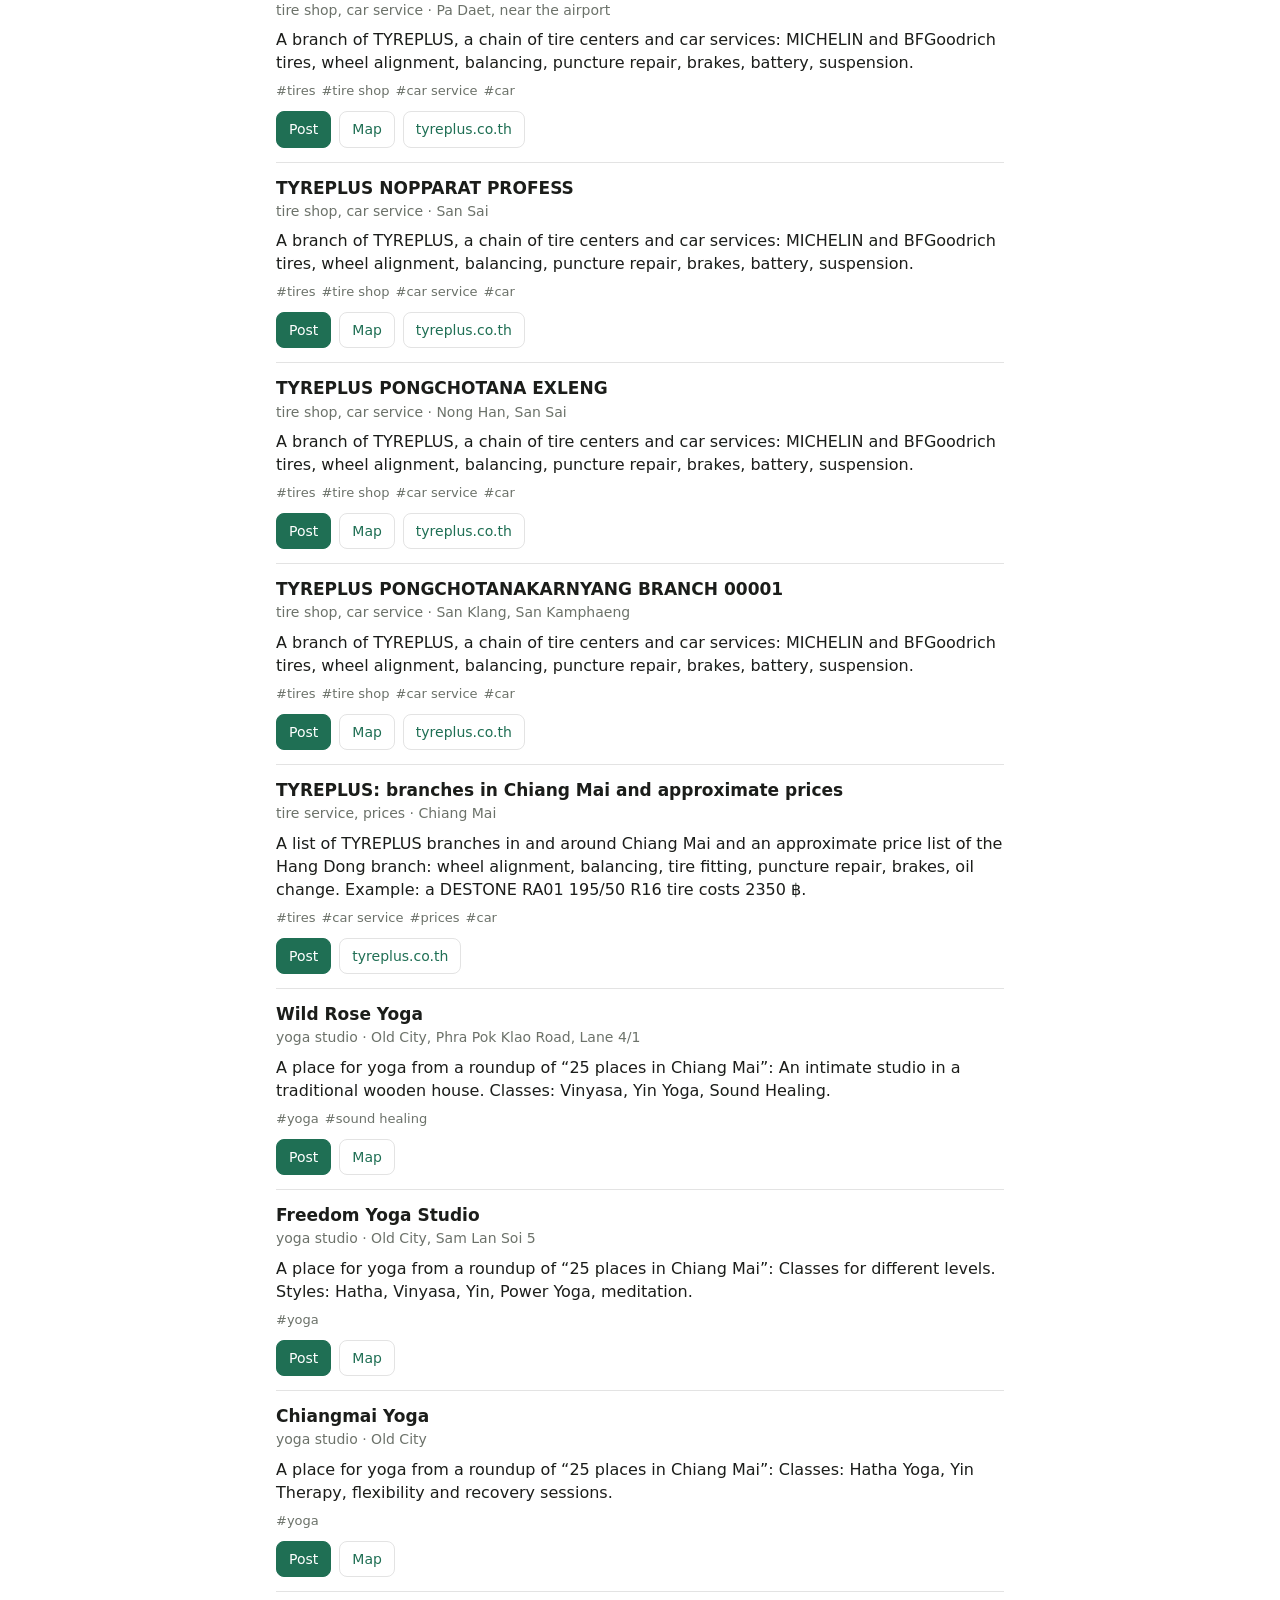
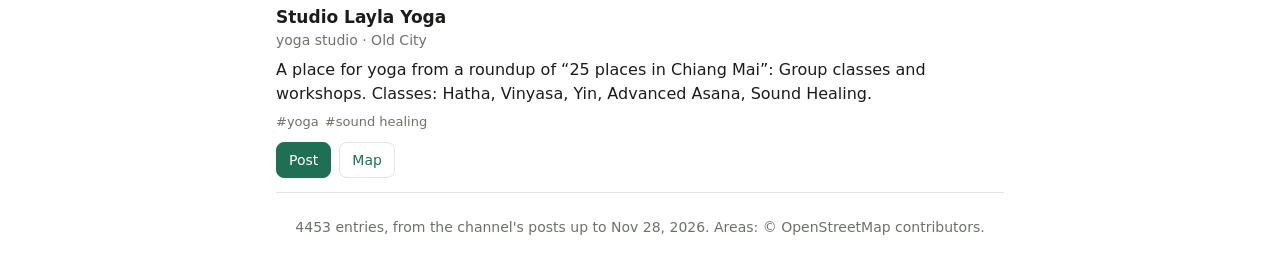
<file: docs/en/index.html>
<!doctype html>
<html lang="en">
<head>
<meta charset="utf-8">
<meta name="viewport" content="width=device-width, initial-scale=1, viewport-fit=cover">
<title>My Chiang Mai — catalog</title>
<meta name="description" content="Places, services, events and practical tips for Chiang Mai, from the Telegram channel My Chiang Mai.">
<link rel="alternate" hreflang="ru" href="../">
<link rel="stylesheet" href="../app.css?v=18">
<script src="https://telegram.org/js/telegram-web-app.js"></script>
</head>
<body>
<header class="top">
  <div class="wrap">
    <div class="title">
      <h1>My Chiang Mai — catalog</h1>
      <a class="lang" id="lang" href="../" hreflang="ru" lang="ru">Русский</a>
    </div>
    <div class="search" id="search">
      <input id="q" type="search" placeholder="Search: dentist, decaf, with kids…" autocomplete="off" aria-label="Search the catalog">
      <select id="city" aria-label="City"></select>
      <select id="area" aria-label="Area" hidden></select>
    </div>
    <div class="chips" id="chips" role="group" aria-label="Categories"></div>
  </div>
</header>
<main class="wrap">
  <div class="meta">
    <span id="count" aria-live="polite"></span>
    <span class="side">
      <label id="pastWrap" hidden><input type="checkbox" id="past"> past events</label>
      <button id="mapBtn" class="btn" type="button" aria-pressed="false" hidden></button>
    </span>
  </div>
  <div id="mapview" hidden><div id="map"></div><div id="sheet" hidden></div></div>
  <div id="list"></div>
  <div id="more"></div>
  <div class="foot" id="foot"></div>
</main>
<noscript><p class="wrap">The catalog needs JavaScript.</p></noscript>
<script>window.SITE = { lang: 'en', data: '../catalog.en.json', other: '../' };</script>
<script src="../app.js?v=18"></script>
</body>
</html>
</file>
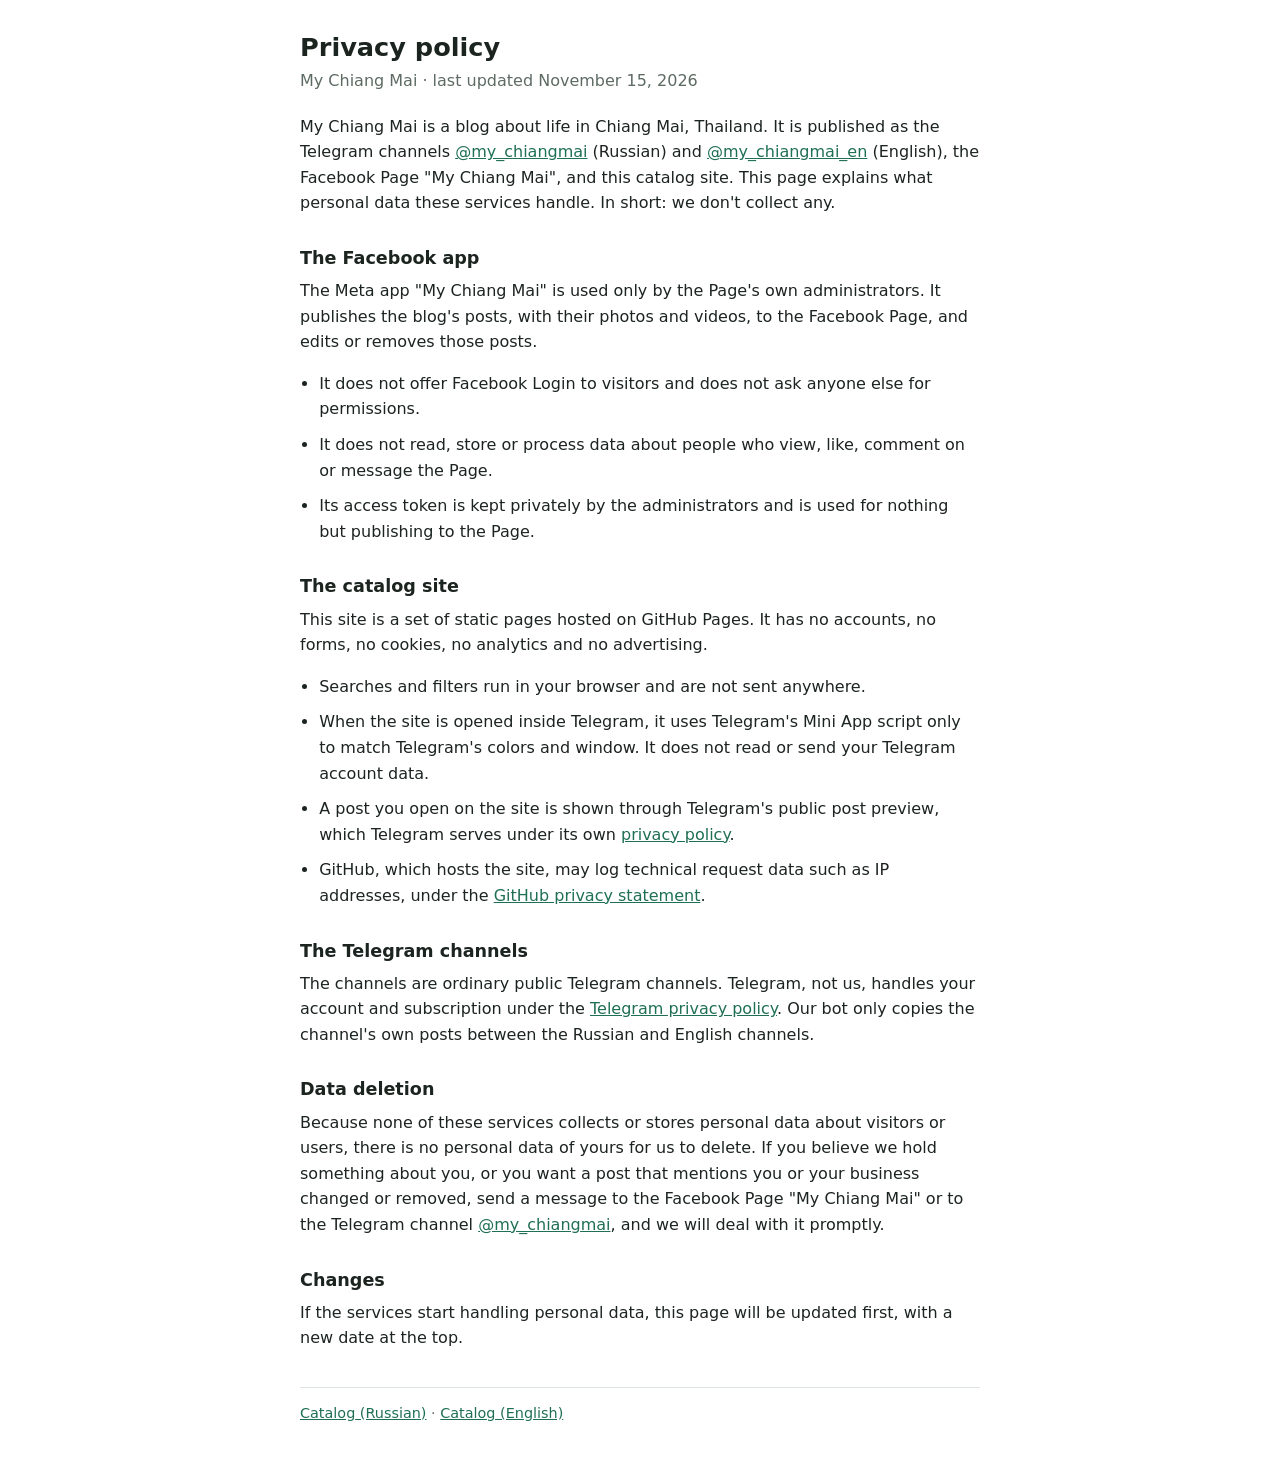
<file: docs/privacy.html>
<!doctype html>
<html lang="en">
<head>
<meta charset="utf-8">
<meta name="viewport" content="width=device-width, initial-scale=1">
<title>My Chiang Mai — privacy policy</title>
<meta name="description" content="Privacy policy of the My Chiang Mai channels, Facebook Page, catalog site and their app.">
<style>
  :root { --bg: #ffffff; --text: #1c2420; --muted: #5d6b63; --accent: #1f6f54; --line: #dfe5e1; }
  @media (prefers-color-scheme: dark) {
    :root { --bg: #151714; --text: #e6ebe8; --muted: #9aa8a0; --accent: #2f8f6e; --line: #2a302c; }
  }
  body { margin: 0; background: var(--bg); color: var(--text);
         font: 16px/1.6 system-ui, -apple-system, "Segoe UI", Roboto, sans-serif; }
  main { max-width: 680px; margin: 0 auto; padding: 32px 16px 56px; }
  h1 { font-size: 1.6rem; line-height: 1.25; margin: 0 0 4px; }
  h2 { font-size: 1.1rem; margin: 28px 0 6px; }
  p, li { margin: 0 0 10px; }
  ul { padding-left: 1.2em; }
  .updated { color: var(--muted); margin-bottom: 20px; }
  a { color: var(--accent); }
  footer { border-top: 1px solid var(--line); margin-top: 36px; padding-top: 14px; color: var(--muted); font-size: 0.9rem; }
</style>
</head>
<body>
<main>
  <h1>Privacy policy</h1>
  <p class="updated">My Chiang Mai · last updated November 15, 2026</p>

  <p>My Chiang Mai is a blog about life in Chiang Mai, Thailand. It is published as the Telegram channels <a href="https://t.me/my_chiangmai">@my_chiangmai</a> (Russian) and <a href="https://t.me/my_chiangmai_en">@my_chiangmai_en</a> (English), the Facebook Page "My Chiang Mai", and this catalog site. This page explains what personal data these services handle. In short: we don't collect any.</p>

  <h2>The Facebook app</h2>
  <p>The Meta app "My Chiang Mai" is used only by the Page's own administrators. It publishes the blog's posts, with their photos and videos, to the Facebook Page, and edits or removes those posts.</p>
  <ul>
    <li>It does not offer Facebook Login to visitors and does not ask anyone else for permissions.</li>
    <li>It does not read, store or process data about people who view, like, comment on or message the Page.</li>
    <li>Its access token is kept privately by the administrators and is used for nothing but publishing to the Page.</li>
  </ul>

  <h2>The catalog site</h2>
  <p>This site is a set of static pages hosted on GitHub Pages. It has no accounts, no forms, no cookies, no analytics and no advertising.</p>
  <ul>
    <li>Searches and filters run in your browser and are not sent anywhere.</li>
    <li>When the site is opened inside Telegram, it uses Telegram's Mini App script only to match Telegram's colors and window. It does not read or send your Telegram account data.</li>
    <li>A post you open on the site is shown through Telegram's public post preview, which Telegram serves under its own <a href="https://telegram.org/privacy">privacy policy</a>.</li>
    <li>GitHub, which hosts the site, may log technical request data such as IP addresses, under the <a href="https://docs.github.com/en/site-policy/privacy-policies/github-general-privacy-statement">GitHub privacy statement</a>.</li>
  </ul>

  <h2>The Telegram channels</h2>
  <p>The channels are ordinary public Telegram channels. Telegram, not us, handles your account and subscription under the <a href="https://telegram.org/privacy">Telegram privacy policy</a>. Our bot only copies the channel's own posts between the Russian and English channels.</p>

  <h2 id="data-deletion">Data deletion</h2>
  <p>Because none of these services collects or stores personal data about visitors or users, there is no personal data of yours for us to delete. If you believe we hold something about you, or you want a post that mentions you or your business changed or removed, send a message to the Facebook Page "My Chiang Mai" or to the Telegram channel <a href="https://t.me/my_chiangmai">@my_chiangmai</a>, and we will deal with it promptly.</p>

  <h2>Changes</h2>
  <p>If the services start handling personal data, this page will be updated first, with a new date at the top.</p>

  <footer><a href="./">Catalog (Russian)</a> · <a href="en/">Catalog (English)</a></footer>
</main>
</body>
</html>
</file>
<file: docs/app.css>
:root {
  --bg: var(--tg-theme-bg-color, #ffffff);
  --surface: var(--tg-theme-secondary-bg-color, #f3f4f1);
  --text: var(--tg-theme-text-color, #1b1d1a);
  --hint: var(--tg-theme-hint-color, #6c726a);
  --link: var(--tg-theme-link-color, #1f6f54);
  --accent: var(--tg-theme-button-color, #1f6f54);
  --on-accent: var(--tg-theme-button-text-color, #ffffff);
  --line: color-mix(in srgb, var(--text) 12%, transparent);
}
@media (prefers-color-scheme: dark) {
  :root {
    --bg: var(--tg-theme-bg-color, #151714);
    --surface: var(--tg-theme-secondary-bg-color, #20231f);
    --text: var(--tg-theme-text-color, #ecefe9);
    --hint: var(--tg-theme-hint-color, #9aa197);
    --link: var(--tg-theme-link-color, #6fcfa9);
    --accent: var(--tg-theme-button-color, #2f8f6e);
    --on-accent: var(--tg-theme-button-text-color, #ffffff);
  }
}
* { box-sizing: border-box; }
[hidden] { display: none !important; }   /* author display rules must not override the hidden attribute */
html { -webkit-text-size-adjust: 100%; }
body {
  margin: 0; background: var(--bg); color: var(--text);
  font: 16px/1.45 system-ui, -apple-system, "Segoe UI", Roboto, sans-serif;
}
.wrap { max-width: 760px; margin: 0 auto; padding: 0 16px; }
header.top {
  position: sticky; top: 0; z-index: 5; background: var(--bg);
  border-bottom: 1px solid var(--line); padding: 12px 0 8px;
}
.title { display: flex; align-items: baseline; justify-content: space-between; gap: 12px; margin: 0 0 10px; }
h1 { font-size: 20px; margin: 0; letter-spacing: -0.01em; }
.lang { flex: none; font-size: 14px; color: var(--link); text-decoration: none; }
.lang:hover { text-decoration: underline; }
.search { display: flex; gap: 8px; }
.search input, .search select {
  font: inherit; color: var(--text); background: var(--surface);
  border: 1px solid var(--line); border-radius: 10px; padding: 10px 12px; min-width: 0;
}
.search input { flex: 1; }
.search #area { flex-basis: 210px; }   /* area names are longer than city names */
/* with the area list on a phone: the search box on its own line, the two lists sharing the next one */
@media (max-width: 560px) {
  .search.two { flex-wrap: wrap; }
  .search.two input { flex: 1 1 100%; }
  .search.two select, .search.two #area { flex: 1 1 0; }
}
.search select {
  flex: 0 1 150px; padding-right: 34px; -webkit-appearance: none; appearance: none; cursor: pointer;
  /* our own chevron in the hint colour instead of each platform's arrow */
  background-image: linear-gradient(45deg, transparent 50%, var(--hint) 50%), linear-gradient(135deg, var(--hint) 50%, transparent 50%);
  background-position: calc(100% - 19px) 50%, calc(100% - 14px) 50%;
  background-size: 5px 5px; background-repeat: no-repeat;
}
.search input:focus, .search select:focus, button:focus-visible, a:focus-visible {
  outline: 2px solid var(--accent); outline-offset: 1px;
}
.chips {
  display: flex; gap: 6px; overflow-x: auto; padding: 10px 16px 4px; margin: 0 -16px;
  scrollbar-width: none;
}
.chips::-webkit-scrollbar { display: none; }
.chip {
  flex: none; font: inherit; font-size: 14px; color: var(--text); background: var(--surface);
  border: 1px solid var(--line); border-radius: 999px; padding: 6px 12px; cursor: pointer; white-space: nowrap;
}
.chip[aria-pressed="true"] { background: var(--accent); color: var(--on-accent); border-color: var(--accent); }
.chip small { opacity: .7; margin-left: 4px; font-variant-numeric: tabular-nums; }
.meta { display: flex; justify-content: space-between; align-items: center; gap: 12px;
  color: var(--hint); font-size: 14px; padding: 12px 0 4px; }
.meta label { display: flex; align-items: center; gap: 6px; cursor: pointer; }
.card { border-bottom: 1px solid var(--line); padding: 14px 0; scroll-margin-top: 150px; }   /* clear the sticky header */
.card h2 { font-size: 17px; margin: 0; line-height: 1.3; overflow-wrap: anywhere; }
.sub { color: var(--hint); font-size: 14px; margin-top: 2px; }
.card p { margin: 8px 0 0; overflow-wrap: anywhere; }
.facts { margin: 8px 0 0; padding: 0; list-style: none; font-size: 14px; color: var(--hint); }
.facts b { color: var(--text); font-weight: 600; }
.tags { display: flex; flex-wrap: wrap; gap: 6px; margin-top: 8px; }
.tag { font: inherit; font-size: 13px; color: var(--hint); background: none; border: 0; padding: 0; cursor: pointer; }
.tag::before { content: "#"; }
.actions { display: flex; flex-wrap: wrap; gap: 8px; margin-top: 10px; }
.btn {
  display: inline-block; font: inherit; font-size: 14px; text-decoration: none; border-radius: 8px; padding: 7px 12px;
  border: 1px solid var(--line); color: var(--link); background: none; cursor: pointer;
}
.btn.primary { background: var(--accent); color: var(--on-accent); border-color: var(--accent); }
.btn[aria-expanded="true"] { background: var(--surface); color: var(--link); border-color: var(--line); }   /* an open post's button turns secondary */
.embed { margin-top: 10px; display: flex; flex-direction: column; gap: 8px; }
.embed iframe { display: block; width: 100%; height: 360px; border: 0; background: transparent; }
.embed .row { display: flex; flex-wrap: wrap; gap: 8px; }
.empty, .foot { color: var(--hint); font-size: 14px; padding: 24px 0; text-align: center; }
.meta .side { display: flex; align-items: center; gap: 12px; }
#mapBtn { padding: 5px 12px; }
#mapBtn[aria-pressed="true"] { background: var(--surface); }
/* the map: as wide as the page column (edge to edge on a phone), as tall as the screen below the header */
#mapview { position: relative; margin: 4px -16px 0; }
#map { position: absolute; inset: 0; background: var(--surface); }
/* The posts float over the map with no frame of their own: as wide as a post (Telegram's embed is about 460 px),
   centred, as tall as the post up to nearly the map's height, held at the top, so a post that grows while it loads
   extends downwards instead of jumping; the bottom strip keeps Google's logo and map data credit in view, as Google
   requires. The close button sits on the top right corner. */
#sheet {
  position: absolute; left: 50%; transform: translateX(-50%); width: min(calc(100% - 24px), 460px); top: 12px;
  max-height: calc(100% - 50px); display: flex; flex-direction: column;
}
#sheet .scroll {
  min-height: 0; overflow-y: auto; overscroll-behavior: contain; border-radius: 12px;
  display: flex; flex-direction: column; gap: 8px; filter: drop-shadow(0 2px 8px rgba(0, 0, 0, .4));
}
/* Telegram's widget keeps a margin on the left of the post, for the bubble's tail: the frame is shifted over it */
#sheet .embed { margin: 0; overflow: hidden; border-radius: 12px; }
#sheet .scroll > * { flex-shrink: 0; }   /* full height, so a long post scrolls instead of being cut */
#sheet .embed iframe { width: calc(100% + 10px); max-width: none; margin-left: -10px; }
#sheet .card { background: var(--bg); border-radius: 12px; padding: 12px 14px; border: 0; }
#sheet .close {
  position: absolute; top: -10px; right: -10px; z-index: 1; width: 30px; height: 30px; border-radius: 50%;
  display: grid; place-items: center; padding: 0; cursor: pointer; font: 20px/1 system-ui, sans-serif;
  color: var(--text); background: var(--bg); border: 1px solid var(--line); box-shadow: 0 1px 6px rgba(0, 0, 0, .35);
}
/* hover text over the map, in the page's colours */
#tip {
  position: absolute; z-index: 3; pointer-events: none; max-width: 270px; padding: 8px 10px; border-radius: 10px;
  background: var(--bg); color: var(--text); box-shadow: 0 2px 10px rgba(0, 0, 0, .35); font-size: 13px; line-height: 1.35;
}
#tip b { display: block; font-size: 14px; }
#tip b + div { color: var(--hint); }
#tip p { margin: 4px 0 0; }
.cluster {
  display: grid; place-items: center; border-radius: 50%; border: 2px solid #fff; box-shadow: 0 1px 4px rgba(0, 0, 0, .35);
  background: var(--accent); color: var(--on-accent); font: 600 13px system-ui, -apple-system, sans-serif;
}
</file>
